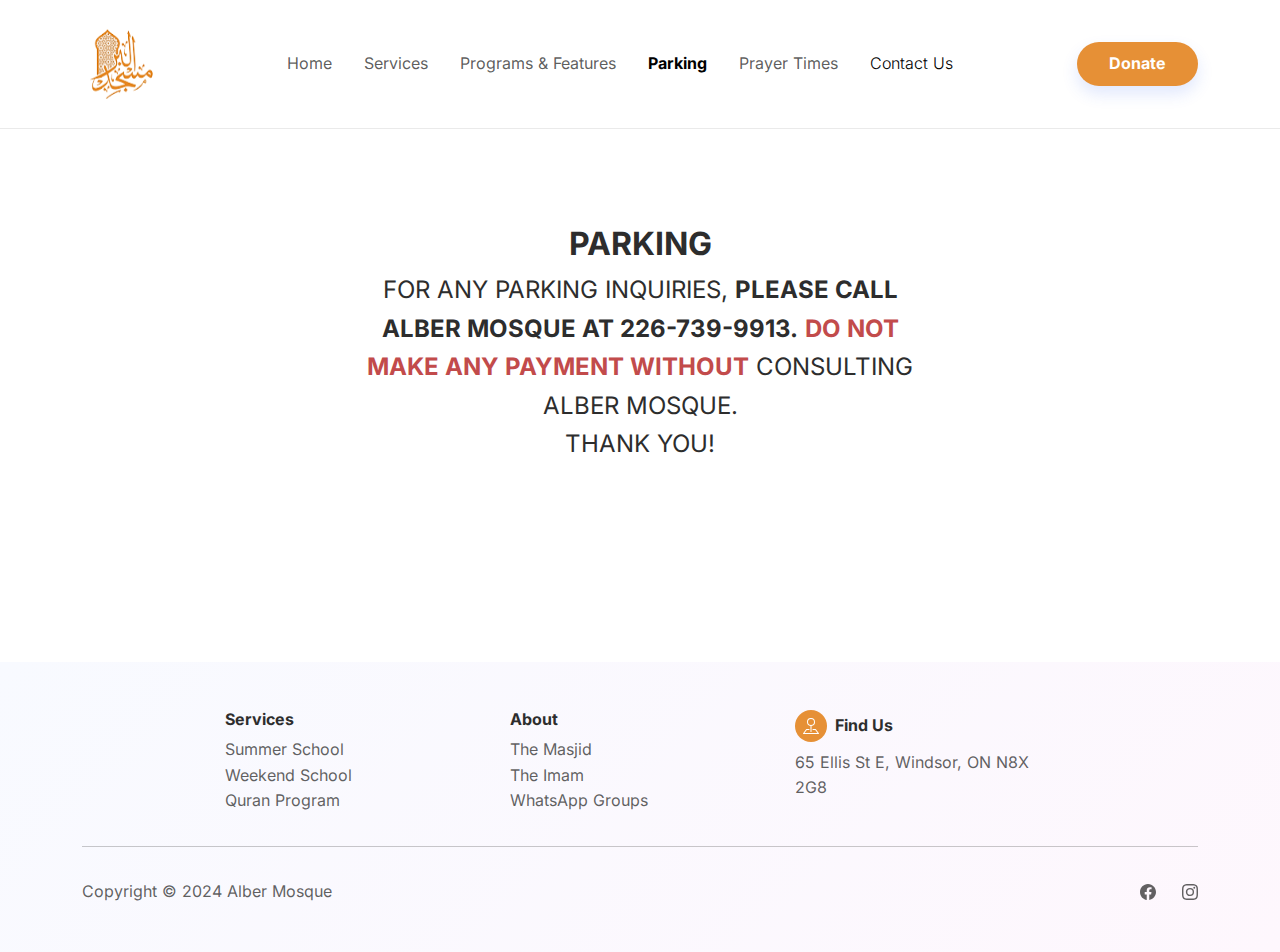
<file: parking.html>
<!DOCTYPE html>
<html data-bs-theme="light" lang="en">

<head>
  <meta charset="utf-8">
  <title>Alber Mosque 2025 </title>
  <meta name="viewport" content="width=device-width, initial-scale=1.0, shrink-to-fit=no">
  <title>Pricing - Brand</title>
  <link rel="icon" type="image/png" sizes="102x83" href="assets/img/Alber%20mosque%20logo%20%201.png">
  <link rel="icon" type="image/avif" sizes="980x502" href="assets/img/wall.avif">
  <link rel="stylesheet" href="assets/bootstrap/css/bootstrap.min.css">
  <link rel="manifest" href="manifest.json" crossorigin="use-credentials">
  <link rel="stylesheet" href="assets/css/styles.min.css">
</head>

<body>
  <!-- Start: Navbar Centered Links -->
  <nav class="navbar navbar-expand-md sticky-top navbar-shrink py-3" id="mainNav">
    <div class="container">
      <img src="assets/img/Alber%20mosque%20logo%20%201.png" width="81" height="70"><span style="font-family:'Raleway';margin:0px;font-size:1.25rem;"><br><br><br></span><button data-bs-toggle="collapse" data-bs-target="#navcol-1" class="navbar-toggler"><span class="visually-hidden">Toggle navigation</span><span class="navbar-toggler-icon"></span></button>
      <div class="collapse navbar-collapse" id="navcol-1">
        <ul class="navbar-nav mx-auto">
          <li class="nav-item"><a class="nav-link" href="./index.html">Home</a></li>
          <li class="nav-item"><a class="nav-link" href="./index.html#Mosque-Services">Services</a></li>
          <li class="nav-item"><a class="nav-link" href="./programs-and-features.html">Programs &amp; Features</a></li>
          <li class="nav-item"><a class="nav-link active" href="./parking.html">Parking</a></li>
          <li class="nav-item"><a class="nav-link" href="./prayerTimes.html" style="color:rgba(0, 0, 0, 0.65);">Prayer Times</a></li>
          <li class="nav-item"><a class="nav-link active" href="./index.html#Mosque-ContactUs"><span style="font-weight:300;">Contact Us</span></a></li>
        </ul><a class="btn btn-primary shadow" role="button" data-bss-hover-animate="pulse" href="https://ca.mohid.co/on/windsor/abm/masjid/online/donation" style="background: rgb(230,144,54);border-style: none;" target="_blank">Donate</a>
      </div>
    </div>
  </nav>
  <section class="py-5">
    <!-- Start: Pricing Duo -->
    <div class="container py-5">
      <div class="row mb-5">
        <div class="col-md-8 col-xl-6 text-center mx-auto">
          <h2 class="fw-bold">PARKING</h2>
          <p class="text-uppercase fs-4 fw-normal fst-normal text-decoration-none lh-base text-center">For any parking inquiries, <strong>please call Alber mosque at 226-739-9913.</strong> <strong><span style="color: rgb(194, 75, 75);">DO NOT MAKE ANY PAYMENT WITHOUT</span></strong><span style="color: rgb(194, 75, 75);"> </span>CONSULTING Alber mosque.<br>tHANK YOU!<br><br></p>
        </div>
      </div>
    </div><!-- End: Pricing Duo -->
  </section><!-- Start: Footer Multi Column -->
  <footer class="bg-primary-gradient">
    <div class="container py-4 py-lg-5">
      <div class="row justify-content-center">
        <!-- Start: Services -->
        <div class="col-sm-4 col-md-3 text-center text-lg-start d-flex flex-column">
          <h3 class="fs-6 fw-bold">Services</h3>
          <ul class="list-unstyled">
            <li><a href="#">Summer School</a></li>
            <li><a href="#">Weekend School</a></li>
            <li><a href="#">Quran Program</a></li>
          </ul>
        </div><!-- End: Services -->
        <!-- Start: About -->
        <div class="col-sm-4 col-md-3 text-center text-lg-start d-flex flex-column">
          <h3 class="fs-6 fw-bold">About</h3>
          <ul class="list-unstyled">
            <li><a href="#">The Masjid</a></li>
            <li><a href="#">The Imam</a></li>
            <li><a href="#">WhatsApp Groups</a></li>
          </ul>
        </div><!-- End: About -->
        <!-- Start: Social Icons -->
        <div class="col-lg-3 text-center text-lg-start d-flex flex-column align-items-center order-first align-items-lg-start order-lg-last">
          <div class="fw-bold d-flex align-items-center mb-2"><span class="bs-icon-sm bs-icon-circle bs-icon-primary d-flex justify-content-center align-items-center bs-icon me-2" style="background: #e69036;"><svg xmlns="http://www.w3.org/2000/svg" width="1em" height="1em" fill="currentColor" viewBox="0 0 16 16" class="bi bi-pin-map">
                <path fill-rule="evenodd" d="M3.1 11.2a.5.5 0 0 1 .4-.2H6a.5.5 0 0 1 0 1H3.75L1.5 15h13l-2.25-3H10a.5.5 0 0 1 0-1h2.5a.5.5 0 0 1 .4.2l3 4a.5.5 0 0 1-.4.8H.5a.5.5 0 0 1-.4-.8z"></path>
                <path fill-rule="evenodd" d="M8 1a3 3 0 1 0 0 6 3 3 0 0 0 0-6M4 4a4 4 0 1 1 4.5 3.969V13.5a.5.5 0 0 1-1 0V7.97A4 4 0 0 1 4 3.999z"></path>
              </svg></span><span>Find Us</span></div>
          <p class="text-muted">65 Ellis St E, Windsor, ON N8X 2G8</p>
        </div><!-- End: Social Icons -->
      </div>
      <hr>
      <div class="text-muted d-flex justify-content-between align-items-center pt-3">
        <p class="mb-0">Copyright © 2024 Alber Mosque</p>
        <ul class="list-inline mb-0">
          <li class="list-inline-item"><svg class="bi bi-facebook" xmlns="http://www.w3.org/2000/svg" width="1em" height="1em" fill="currentColor" viewBox="0 0 16 16">
              <path d="M16 8.049c0-4.446-3.582-8.05-8-8.05C3.58 0-.002 3.603-.002 8.05c0 4.017 2.926 7.347 6.75 7.951v-5.625h-2.03V8.05H6.75V6.275c0-2.017 1.195-3.131 3.022-3.131.876 0 1.791.157 1.791.157v1.98h-1.009c-.993 0-1.303.621-1.303 1.258v1.51h2.218l-.354 2.326H9.25V16c3.824-.604 6.75-3.934 6.75-7.951"></path>
            </svg>
          </li>
          <li class="list-inline-item"></li>
          <li class="list-inline-item"><svg xmlns="http://www.w3.org/2000/svg" width="1em" height="1em" fill="currentColor" viewBox="0 0 16 16" class="bi bi-instagram">
              <path d="M8 0C5.829 0 5.556.01 4.703.048 3.85.088 3.269.222 2.76.42a3.917 3.917 0 0 0-1.417.923A3.927 3.927 0 0 0 .42 2.76C.222 3.268.087 3.85.048 4.7.01 5.555 0 5.827 0 8.001c0 2.172.01 2.444.048 3.297.04.852.174 1.433.372 1.942.205.526.478.972.923 1.417.444.445.89.719 1.416.923.51.198 1.09.333 1.942.372C5.555 15.99 5.827 16 8 16s2.444-.01 3.298-.048c.851-.04 1.434-.174 1.943-.372a3.916 3.916 0 0 0 1.416-.923c.445-.445.718-.891.923-1.417.197-.509.332-1.09.372-1.942C15.99 10.445 16 10.173 16 8s-.01-2.445-.048-3.299c-.04-.851-.175-1.433-.372-1.941a3.926 3.926 0 0 0-.923-1.417A3.911 3.911 0 0 0 13.24.42c-.51-.198-1.092-.333-1.943-.372C10.443.01 10.172 0 7.998 0h.003zm-.717 1.442h.718c2.136 0 2.389.007 3.232.046.78.035 1.204.166 1.486.275.373.145.64.319.92.599.28.28.453.546.598.92.11.281.24.705.275 1.485.039.843.047 1.096.047 3.231s-.008 2.389-.047 3.232c-.035.78-.166 1.203-.275 1.485a2.47 2.47 0 0 1-.599.919c-.28.28-.546.453-.92.598-.28.11-.704.24-1.485.276-.843.038-1.096.047-3.232.047s-2.39-.009-3.233-.047c-.78-.036-1.203-.166-1.485-.276a2.478 2.478 0 0 1-.92-.598 2.48 2.48 0 0 1-.6-.92c-.109-.281-.24-.705-.275-1.485-.038-.843-.046-1.096-.046-3.233 0-2.136.008-2.388.046-3.231.036-.78.166-1.204.276-1.486.145-.373.319-.64.599-.92.28-.28.546-.453.92-.598.282-.11.705-.24 1.485-.276.738-.034 1.024-.044 2.515-.045v.002zm4.988 1.328a.96.96 0 1 0 0 1.92.96.96 0 0 0 0-1.92zm-4.27 1.122a4.109 4.109 0 1 0 0 8.217 4.109 4.109 0 0 0 0-8.217zm0 1.441a2.667 2.667 0 1 1 0 5.334 2.667 2.667 0 0 1 0-5.334"></path>
            </svg></li>
        </ul>
      </div>
    </div>
  </footer><!-- End: Footer Multi Column -->
  <script src="https://cdn.jsdelivr.net/npm/bootstrap@5.3.3/dist/js/bootstrap.bundle.min.js"></script>
  <script src="assets/js/script.min.js"></script>
</body>

</html>
</file>
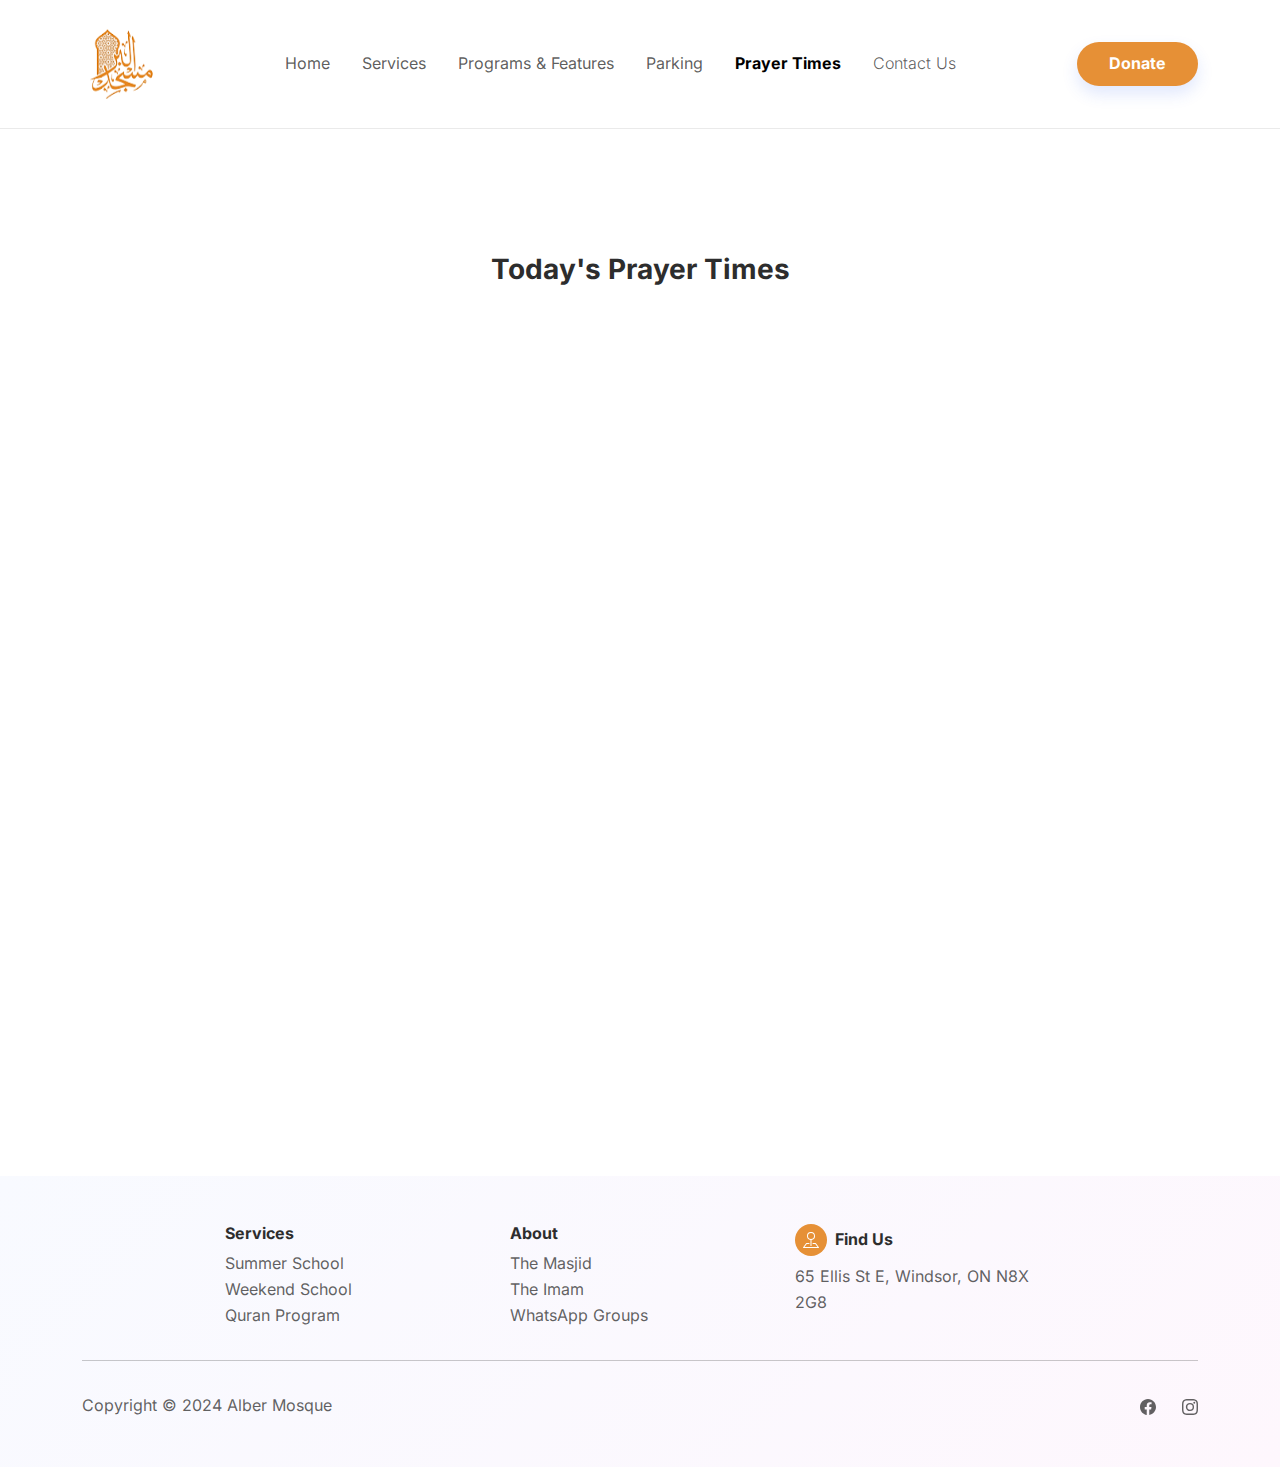
<file: prayerTimes.html>
<!DOCTYPE html>
<html data-bs-theme="light" lang="en">

<head>
  <meta charset="utf-8">
  <title>Alber Mosque 2025 </title>
  <meta name="viewport" content="width=device-width, initial-scale=1.0, shrink-to-fit=no">
  <title>Contacts - Brand</title>
  <link rel="icon" type="image/png" sizes="102x83" href="assets/img/Alber%20mosque%20logo%20%201.png">
  <link rel="icon" type="image/avif" sizes="980x502" href="assets/img/wall.avif">
  <link rel="stylesheet" href="assets/bootstrap/css/bootstrap.min.css">
  <link rel="manifest" href="manifest.json" crossorigin="use-credentials">
  <link rel="stylesheet" href="assets/css/styles.min.css">
</head>

<body>
  <!-- Start: Navbar Centered Links -->
  <nav class="navbar navbar-expand-md sticky-top navbar-shrink py-3" id="mainNav">
    <div class="container">
      <img src="assets/img/Alber%20mosque%20logo%20%201.png" width="81" height="70"><span style="font-family:'Raleway';margin:0px;font-size:1.25rem;"><br><br><br></span><button data-bs-toggle="collapse" data-bs-target="#navcol-1" class="navbar-toggler"><span class="visually-hidden">Toggle navigation</span><span class="navbar-toggler-icon"></span></button>
      <div class="collapse navbar-collapse" id="navcol-1">
        <ul class="navbar-nav mx-auto">
          <li class="nav-item"><a class="nav-link" href="./index.html">Home</a></li>
          <li class="nav-item"><a class="nav-link" href="./index.html#Mosque-Services">Services</a></li>
          <li class="nav-item"><a class="nav-link" href="./programs-and-features.html">Programs &amp; Features</a></li>
          <li class="nav-item"><a class="nav-link" href="./parking.html">Parking</a></li>
          <li class="nav-item"><a class="nav-link active" href="./prayerTimes.html">Prayer Times</a></li>
          <li class=" nav-item"><a class="nav-link" href="./index.html#Mosque-ContactUs"><span style="font-weight:300;">Contact Us</span></a></li>
        </ul><a class="btn btn-primary shadow" role="button" data-bss-hover-animate="pulse" href="https://ca.mohid.co/on/windsor/abm/masjid/online/donation" style="background: rgb(230,144,54);border-style: none;" target="_blank">Donate</a>
      </div>
    </div>
  </nav>
  <section class="py-5">
    <div class="container py-5">
      <div class="row d-flex justify-content-center">
        <div class="col-md-6 col-xl-4">
          <div>
            <div>
              <section></section>
              <h5 class="fw-bold"></h5>
              <p class="text-muted mb-4"></p>
            </div>
          </div>
        </div>
        <div class="container py-1">
          <div class="row mb-4 text-center">
            <div class="col-12">
              <h3 class="fw-bold">Today's Prayer Times</h3>
            </div>
          </div>
          <div class="row row-cols-1 row-cols-md-2 g-4">
            <!-- Column 1 -->
            <div class="col text-center">
              <iframe src="https://codingxllama.github.io/AlberrPrayerTimes/" width="100%" height="750" style="border:none;overflow:hidden" scrolling="no" frameborder="0" allowTransparency="true">
              </iframe>
            </div>
            <!-- Column 2 -->
            <iframe src="https://drive.google.com/file/d/1pUbhHROhNhFCgcr_RtJyylg265D7PVtV/preview" width="100%" height="600" style="border:none;overflow:hidden" scrolling="no" frameborder="0" allowTransparency="true">
            </iframe>
          </div>
        </div>
      </div>
    </div>
  </section><!-- Start: Footer Multi Column -->
  <footer class="bg-primary-gradient">
    <div class="container py-4 py-lg-5">
      <div class="row justify-content-center">
        <!-- Start: Services -->
        <div class="col-sm-4 col-md-3 text-center text-lg-start d-flex flex-column">
          <h3 class="fs-6 fw-bold">Services</h3>
          <ul class="list-unstyled">
            <li><a href="#">Summer School</a></li>
            <li><a href="#">Weekend School</a></li>
            <li><a href="#">Quran Program</a></li>
          </ul>
        </div><!-- End: Services -->
        <!-- Start: About -->
        <div class="col-sm-4 col-md-3 text-center text-lg-start d-flex flex-column">
          <h3 class="fs-6 fw-bold">About</h3>
          <ul class="list-unstyled">
            <li><a href="#">The Masjid</a></li>
            <li><a href="#">The Imam</a></li>
            <li><a href="#">WhatsApp Groups</a></li>
          </ul>
        </div><!-- End: About -->
        <!-- Start: Social Icons -->
        <div class="col-lg-3 text-center text-lg-start d-flex flex-column align-items-center order-first align-items-lg-start order-lg-last">
          <div class="fw-bold d-flex align-items-center mb-2"><span class="bs-icon-sm bs-icon-circle bs-icon-primary d-flex justify-content-center align-items-center bs-icon me-2" style="background: #e69036;"><svg xmlns="http://www.w3.org/2000/svg" width="1em" height="1em" fill="currentColor" viewBox="0 0 16 16" class="bi bi-pin-map">
                <path fill-rule="evenodd" d="M3.1 11.2a.5.5 0 0 1 .4-.2H6a.5.5 0 0 1 0 1H3.75L1.5 15h13l-2.25-3H10a.5.5 0 0 1 0-1h2.5a.5.5 0 0 1 .4.2l3 4a.5.5 0 0 1-.4.8H.5a.5.5 0 0 1-.4-.8z"></path>
                <path fill-rule="evenodd" d="M8 1a3 3 0 1 0 0 6 3 3 0 0 0 0-6M4 4a4 4 0 1 1 4.5 3.969V13.5a.5.5 0 0 1-1 0V7.97A4 4 0 0 1 4 3.999z"></path>
              </svg></span><span>Find Us</span></div>
          <p class="text-muted">65 Ellis St E, Windsor, ON N8X 2G8</p>
        </div><!-- End: Social Icons -->
      </div>
      <hr>
      <div class="text-muted d-flex justify-content-between align-items-center pt-3">
        <p class="mb-0">Copyright © 2024 Alber Mosque</p>
        <ul class="list-inline mb-0">
          <li class="list-inline-item"><svg class="bi bi-facebook" xmlns="http://www.w3.org/2000/svg" width="1em" height="1em" fill="currentColor" viewBox="0 0 16 16">
              <path d="M16 8.049c0-4.446-3.582-8.05-8-8.05C3.58 0-.002 3.603-.002 8.05c0 4.017 2.926 7.347 6.75 7.951v-5.625h-2.03V8.05H6.75V6.275c0-2.017 1.195-3.131 3.022-3.131.876 0 1.791.157 1.791.157v1.98h-1.009c-.993 0-1.303.621-1.303 1.258v1.51h2.218l-.354 2.326H9.25V16c3.824-.604 6.75-3.934 6.75-7.951"></path>
            </svg>
          </li>
          <li class="list-inline-item"></li>
          <li class="list-inline-item"><svg xmlns="http://www.w3.org/2000/svg" width="1em" height="1em" fill="currentColor" viewBox="0 0 16 16" class="bi bi-instagram">
              <path d="M8 0C5.829 0 5.556.01 4.703.048 3.85.088 3.269.222 2.76.42a3.917 3.917 0 0 0-1.417.923A3.927 3.927 0 0 0 .42 2.76C.222 3.268.087 3.85.048 4.7.01 5.555 0 5.827 0 8.001c0 2.172.01 2.444.048 3.297.04.852.174 1.433.372 1.942.205.526.478.972.923 1.417.444.445.89.719 1.416.923.51.198 1.09.333 1.942.372C5.555 15.99 5.827 16 8 16s2.444-.01 3.298-.048c.851-.04 1.434-.174 1.943-.372a3.916 3.916 0 0 0 1.416-.923c.445-.445.718-.891.923-1.417.197-.509.332-1.09.372-1.942C15.99 10.445 16 10.173 16 8s-.01-2.445-.048-3.299c-.04-.851-.175-1.433-.372-1.941a3.926 3.926 0 0 0-.923-1.417A3.911 3.911 0 0 0 13.24.42c-.51-.198-1.092-.333-1.943-.372C10.443.01 10.172 0 7.998 0h.003zm-.717 1.442h.718c2.136 0 2.389.007 3.232.046.78.035 1.204.166 1.486.275.373.145.64.319.92.599.28.28.453.546.598.92.11.281.24.705.275 1.485.039.843.047 1.096.047 3.231s-.008 2.389-.047 3.232c-.035.78-.166 1.203-.275 1.485a2.47 2.47 0 0 1-.599.919c-.28.28-.546.453-.92.598-.28.11-.704.24-1.485.276-.843.038-1.096.047-3.232.047s-2.39-.009-3.233-.047c-.78-.036-1.203-.166-1.485-.276a2.478 2.478 0 0 1-.92-.598 2.48 2.48 0 0 1-.6-.92c-.109-.281-.24-.705-.275-1.485-.038-.843-.046-1.096-.046-3.233 0-2.136.008-2.388.046-3.231.036-.78.166-1.204.276-1.486.145-.373.319-.64.599-.92.28-.28.546-.453.92-.598.282-.11.705-.24 1.485-.276.738-.034 1.024-.044 2.515-.045v.002zm4.988 1.328a.96.96 0 1 0 0 1.92.96.96 0 0 0 0-1.92zm-4.27 1.122a4.109 4.109 0 1 0 0 8.217 4.109 4.109 0 0 0 0-8.217zm0 1.441a2.667 2.667 0 1 1 0 5.334 2.667 2.667 0 0 1 0-5.334"></path>
            </svg></li>
        </ul>
      </div>
    </div>
  </footer><!-- End: Footer Multi Column -->
  <script src="https://cdn.jsdelivr.net/npm/bootstrap@5.3.3/dist/js/bootstrap.bundle.min.js"></script>
  <script src="assets/js/script.min.js"></script>
</body>

</html>
</file>
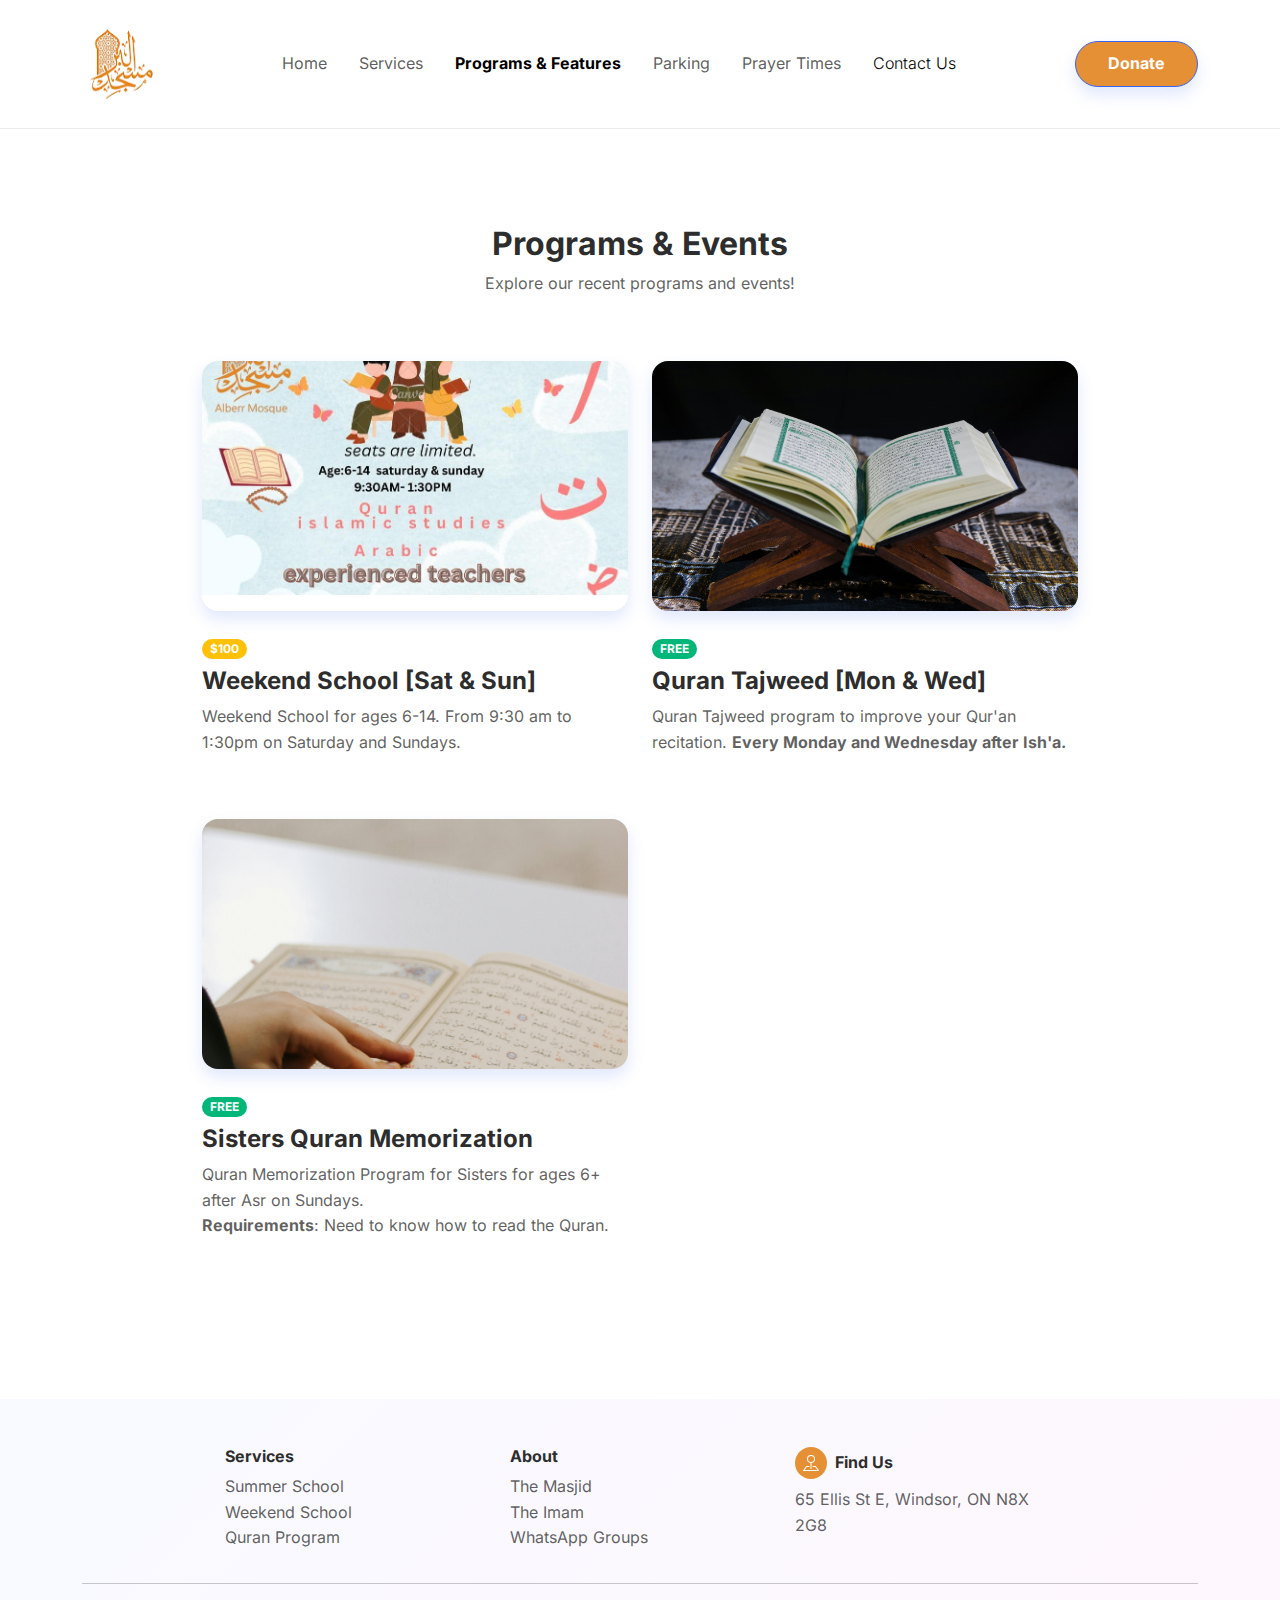
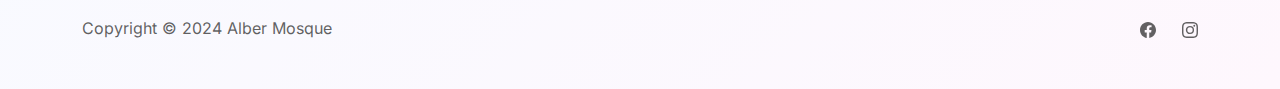
<file: programs&features.html>
<!DOCTYPE html>
<html data-bs-theme="light" lang="en">

<head>
  <meta charset="utf-8">
  <title>Alber Mosque 2025 </title>
  <meta name="viewport" content="width=device-width, initial-scale=1.0, shrink-to-fit=no">
  <title>Projects - Brand</title>
  <link rel="icon" type="image/png" sizes="102x83" href="assets/img/Alber%20mosque%20logo%20%201.png">
  <link rel="icon" type="image/avif" sizes="980x502" href="assets/img/wall.avif">
  <link rel="stylesheet" href="assets/bootstrap/css/bootstrap.min.css">
  <link rel="manifest" href="manifest.json" crossorigin="use-credentials">
  <link rel="stylesheet" href="assets/css/styles.min.css">
</head>

<body>
  <!-- Start: Navbar Centered Links -->
  <nav class="navbar navbar-expand-md sticky-top navbar-shrink py-3" id="mainNav">
    <div class="container"><img src="assets/img/Alber%20mosque%20logo%20%201.png" width="81" height="70"><span style="font-family: 'Raleway';margin: 0px;font-size: 1.25rem;"><br><br><br></span><button data-bs-toggle="collapse" class="navbar-toggler" data-bs-target="#navcol-1"><span class="visually-hidden">Toggle navigation</span><span class="navbar-toggler-icon"></span></button>
      <div class="collapse navbar-collapse" id="navcol-1">
        <ul class="navbar-nav mx-auto">
          <li class="nav-item"><a class="nav-link" href="/index.html">Home</a></li>
          <li class="nav-item"><a class="nav-link" href="index.html#Mosque-Services">Services</a></li>
          <li class="nav-item"><a class="nav-link active" href="/programs&amp;features.html">Programs &amp; Features</a></li>
          <li class="nav-item"><a class="nav-link" href="/parking.html">Parking</a></li>
          <li class="nav-item"><a class="nav-link" href="/prayerTimes.html" style="color: rgba(0, 0, 0, 0.65);">Prayer Times</a></li>
          <li class="nav-item"><a class="nav-link active" href="index.html#Mosque-ContactUs"><span style="font-weight:300!important;">Contact Us</span></a></li>
        </ul><a class="btn btn-primary shadow" role="button" href="https://ca.mohid.co/on/windsor/abm/masjid/online/donation" target="_blank" style="background: rgb(230,144,54);">Donate</a>
      </div>
    </div>
  </nav><!-- End: Navbar Centered Links -->
  <section class="py-5">
    <!-- Start: Projects Grid -->
    <div class="container py-5">
      <div class="row mb-5">
        <div class="col-md-8 col-xl-6 text-center mx-auto">
          <h2 class="fw-bold">Programs &amp; Events</h2>
          <p class="text-muted">Explore our recent programs and events!</p>
        </div>
      </div>
      <div class="row row-cols-1 row-cols-md-2 mx-auto" style="max-width: 900px;">
        <div class="col mb-4">
          <div><a href="#"><img class="rounded img-fluid shadow w-100 fit-cover ps-0 ms-0 mb-0 pb-3" src="assets/img/products/summerSchool_1_crop.jpg" style="height: 250px;" width="426" height="250"></a>
            <div class="py-4"><span class="badge bg-warning mb-2">$100</span>
              <h4 class="fw-bold">Weekend School [Sat &amp; Sun]</h4>
              <p class="text-muted">Weekend School for ages 6-14. From 9:30 am to 1:30pm on Saturday and Sundays.</p>
            </div>
          </div>
        </div>
        <div class="col mb-4">
          <div><a href="#"><img class="rounded img-fluid shadow w-100 fit-cover" src="assets/img/products/pexels-gr-stocks-1716147-8522578.jpg" style="height: 250px;"></a>
            <div class="py-4"><span class="badge  mb-2" style="background: var(--bs-success);">FREE</span>
              <h4 class="fw-bold">Quran Tajweed [Mon &amp; Wed]</h4>
              <p class="text-muted">Quran Tajweed program to improve your Qur'an recitation. <strong>Every Monday and Wednesday after Ish'a.</strong></p>
            </div>
          </div>
        </div>
        <div class="col mb-4">
          <div><a href="#"><img class="rounded img-fluid shadow w-100 fit-cover" src="assets/img/products/pexels-beyza-yalcin-153182170-20593096.jpg" style="height: 250px;"></a>
            <div class="py-4"><span class="badge  mb-2" style="background: var(--bs-success);">FREE</span>
              <h4 class="fw-bold">Sisters Quran Memorization&nbsp;</h4>
              <p class="text-muted">Quran Memorization Program for Sisters for ages 6+ after Asr on Sundays.<br><strong>Requirements</strong>: Need to know how to read the Quran.</p>
            </div>
          </div>
        </div>
      </div>
    </div><!-- End: Projects Grid -->
  </section><!-- Start: Footer Multi Column -->
  <footer class="bg-primary-gradient">
    <div class="container py-4 py-lg-5">
      <div class="row justify-content-center">
        <!-- Start: Services -->
        <div class="col-sm-4 col-md-3 text-center text-lg-start d-flex flex-column">
          <h3 class="fs-6 fw-bold">Services</h3>
          <ul class="list-unstyled">
            <li><a href="#">Summer School</a></li>
            <li><a href="#">Weekend School</a></li>
            <li><a href="#">Quran Program</a></li>
          </ul>
        </div><!-- End: Services -->
        <!-- Start: About -->
        <div class="col-sm-4 col-md-3 text-center text-lg-start d-flex flex-column">
          <h3 class="fs-6 fw-bold">About</h3>
          <ul class="list-unstyled">
            <li><a href="#">The Masjid</a></li>
            <li><a href="#">The Imam</a></li>
            <li><a href="#">WhatsApp Groups</a></li>
          </ul>
        </div><!-- End: About -->
        <!-- Start: Social Icons -->
        <div class="col-lg-3 text-center text-lg-start d-flex flex-column align-items-center order-first align-items-lg-start order-lg-last">
          <div class="fw-bold d-flex align-items-center mb-2"><span class="bs-icon-sm bs-icon-circle bs-icon-primary d-flex justify-content-center align-items-center bs-icon me-2" style="background: #e69036;"><svg xmlns="http://www.w3.org/2000/svg" width="1em" height="1em" fill="currentColor" viewBox="0 0 16 16" class="bi bi-pin-map">
                <path fill-rule="evenodd" d="M3.1 11.2a.5.5 0 0 1 .4-.2H6a.5.5 0 0 1 0 1H3.75L1.5 15h13l-2.25-3H10a.5.5 0 0 1 0-1h2.5a.5.5 0 0 1 .4.2l3 4a.5.5 0 0 1-.4.8H.5a.5.5 0 0 1-.4-.8z"></path>
                <path fill-rule="evenodd" d="M8 1a3 3 0 1 0 0 6 3 3 0 0 0 0-6M4 4a4 4 0 1 1 4.5 3.969V13.5a.5.5 0 0 1-1 0V7.97A4 4 0 0 1 4 3.999z"></path>
              </svg></span><span>Find Us</span></div>
          <p class="text-muted">65 Ellis St E, Windsor, ON N8X 2G8</p>
        </div><!-- End: Social Icons -->
      </div>
      <hr>
      <div class="text-muted d-flex justify-content-between align-items-center pt-3">
        <p class="mb-0">Copyright © 2024 Alber Mosque</p>
        <ul class="list-inline mb-0">
          <li class="list-inline-item"><svg class="bi bi-facebook" xmlns="http://www.w3.org/2000/svg" width="1em" height="1em" fill="currentColor" viewBox="0 0 16 16">
              <path d="M16 8.049c0-4.446-3.582-8.05-8-8.05C3.58 0-.002 3.603-.002 8.05c0 4.017 2.926 7.347 6.75 7.951v-5.625h-2.03V8.05H6.75V6.275c0-2.017 1.195-3.131 3.022-3.131.876 0 1.791.157 1.791.157v1.98h-1.009c-.993 0-1.303.621-1.303 1.258v1.51h2.218l-.354 2.326H9.25V16c3.824-.604 6.75-3.934 6.75-7.951"></path>
            </svg>
          </li>
          <li class="list-inline-item"></li>
          <li class="list-inline-item"><svg xmlns="http://www.w3.org/2000/svg" width="1em" height="1em" fill="currentColor" viewBox="0 0 16 16" class="bi bi-instagram">
              <path d="M8 0C5.829 0 5.556.01 4.703.048 3.85.088 3.269.222 2.76.42a3.917 3.917 0 0 0-1.417.923A3.927 3.927 0 0 0 .42 2.76C.222 3.268.087 3.85.048 4.7.01 5.555 0 5.827 0 8.001c0 2.172.01 2.444.048 3.297.04.852.174 1.433.372 1.942.205.526.478.972.923 1.417.444.445.89.719 1.416.923.51.198 1.09.333 1.942.372C5.555 15.99 5.827 16 8 16s2.444-.01 3.298-.048c.851-.04 1.434-.174 1.943-.372a3.916 3.916 0 0 0 1.416-.923c.445-.445.718-.891.923-1.417.197-.509.332-1.09.372-1.942C15.99 10.445 16 10.173 16 8s-.01-2.445-.048-3.299c-.04-.851-.175-1.433-.372-1.941a3.926 3.926 0 0 0-.923-1.417A3.911 3.911 0 0 0 13.24.42c-.51-.198-1.092-.333-1.943-.372C10.443.01 10.172 0 7.998 0h.003zm-.717 1.442h.718c2.136 0 2.389.007 3.232.046.78.035 1.204.166 1.486.275.373.145.64.319.92.599.28.28.453.546.598.92.11.281.24.705.275 1.485.039.843.047 1.096.047 3.231s-.008 2.389-.047 3.232c-.035.78-.166 1.203-.275 1.485a2.47 2.47 0 0 1-.599.919c-.28.28-.546.453-.92.598-.28.11-.704.24-1.485.276-.843.038-1.096.047-3.232.047s-2.39-.009-3.233-.047c-.78-.036-1.203-.166-1.485-.276a2.478 2.478 0 0 1-.92-.598 2.48 2.48 0 0 1-.6-.92c-.109-.281-.24-.705-.275-1.485-.038-.843-.046-1.096-.046-3.233 0-2.136.008-2.388.046-3.231.036-.78.166-1.204.276-1.486.145-.373.319-.64.599-.92.28-.28.546-.453.92-.598.282-.11.705-.24 1.485-.276.738-.034 1.024-.044 2.515-.045v.002zm4.988 1.328a.96.96 0 1 0 0 1.92.96.96 0 0 0 0-1.92zm-4.27 1.122a4.109 4.109 0 1 0 0 8.217 4.109 4.109 0 0 0 0-8.217zm0 1.441a2.667 2.667 0 1 1 0 5.334 2.667 2.667 0 0 1 0-5.334"></path>
            </svg></li>
        </ul>
      </div>
    </div>
  </footer><!-- End: Footer Multi Column -->
  <script src="https://cdn.jsdelivr.net/npm/bootstrap@5.3.3/dist/js/bootstrap.bundle.min.js"></script>
  <script src="assets/js/script.min.js"></script>
</body>

</html>
</file>
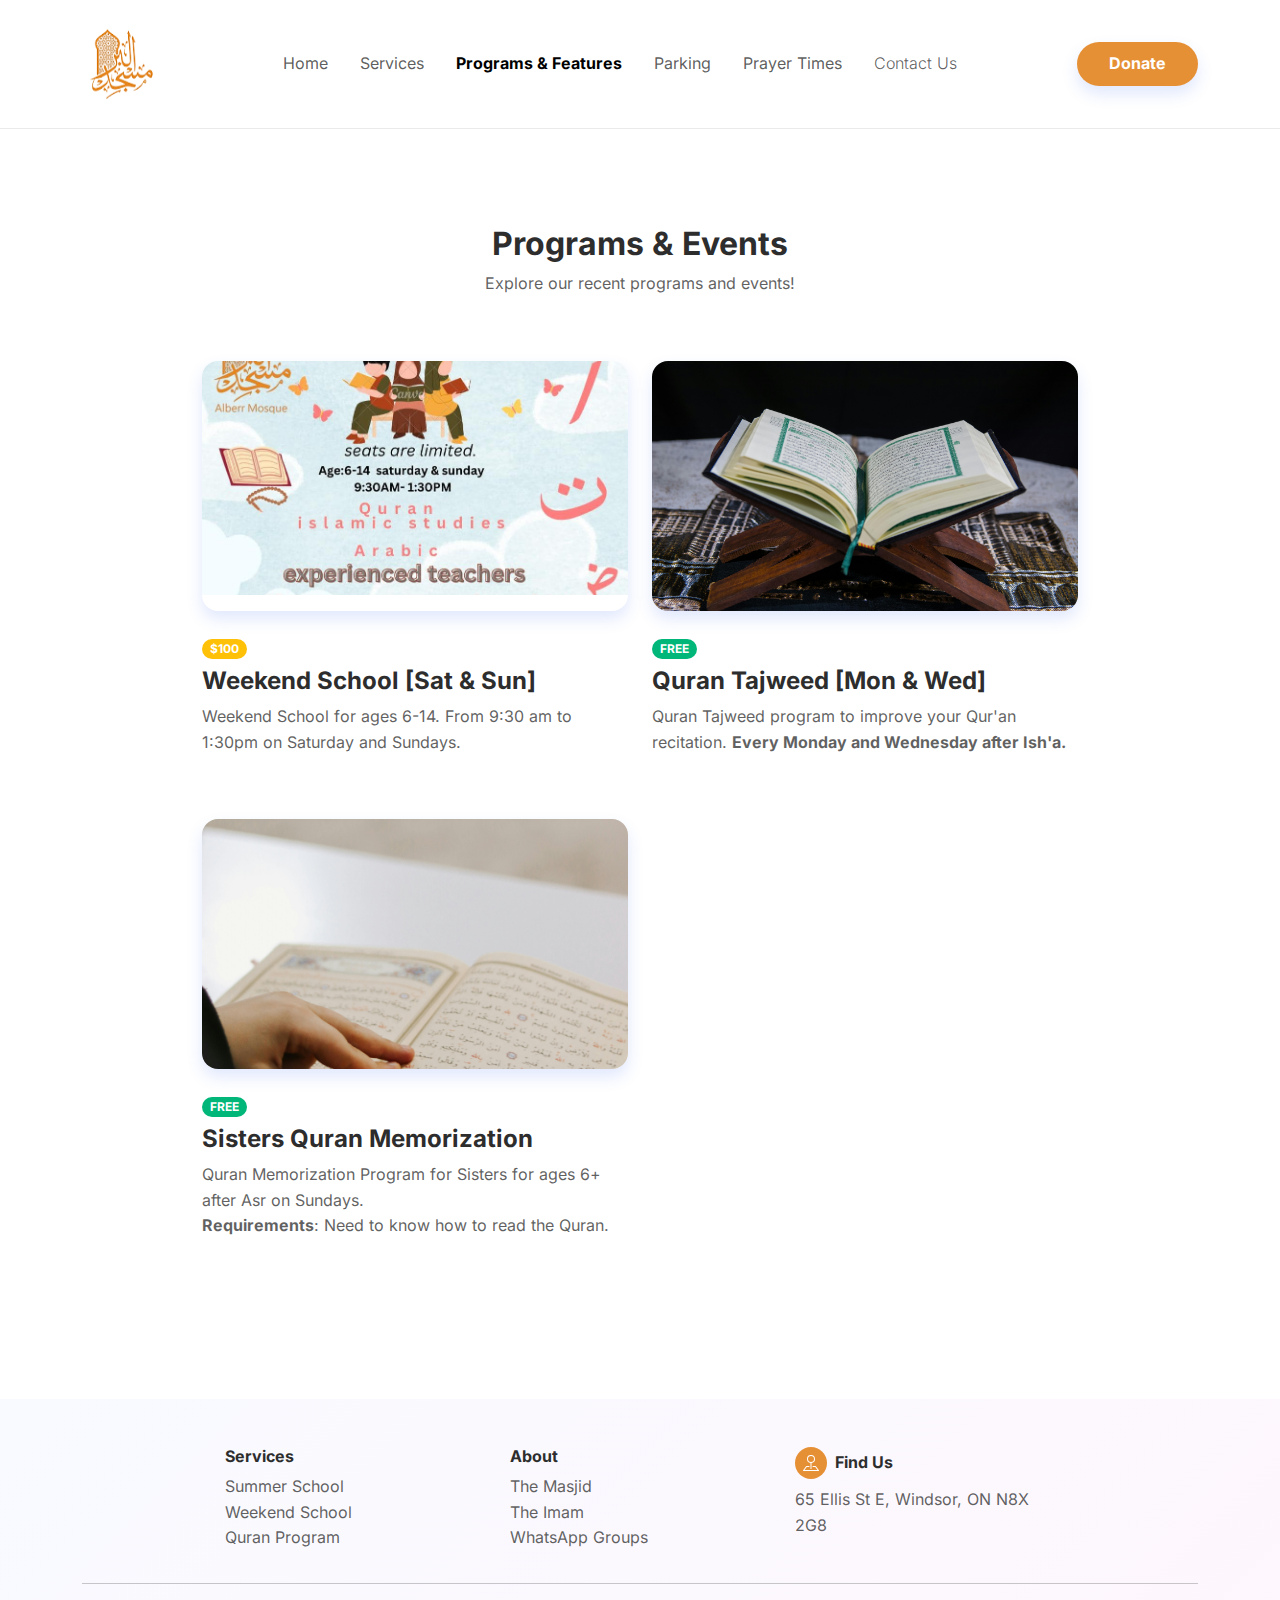
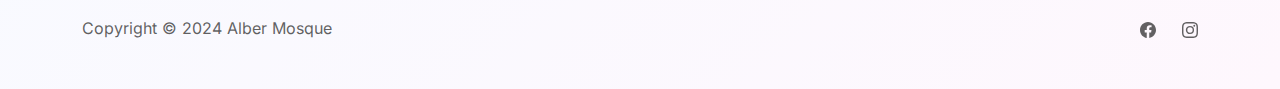
<file: programs-and-features.html>
<!DOCTYPE html>
<html data-bs-theme="light" lang="en">

<head>
  <meta charset="utf-8">
  <title>Alber Mosque 2025 </title>
  <meta name="viewport" content="width=device-width, initial-scale=1.0, shrink-to-fit=no">
  <title>Projects - Brand</title>
  <link rel="icon" type="image/png" sizes="102x83" href="assets/img/Alber%20mosque%20logo%20%201.png">
  <link rel="icon" type="image/avif" sizes="980x502" href="assets/img/wall.avif">
  <link rel="stylesheet" href="assets/bootstrap/css/bootstrap.min.css">
  <link rel="manifest" href="manifest.json" crossorigin="use-credentials">
  <link rel="stylesheet" href="assets/css/styles.min.css">
</head>

<body>
  <nav class="navbar navbar-expand-md sticky-top navbar-shrink py-3" id="mainNav">
    <div class="container">
      <img src="assets/img/Alber%20mosque%20logo%20%201.png" width="81" height="70"><span style="font-family:'Raleway';margin:0px;font-size:1.25rem;"><br><br><br></span><button data-bs-toggle="collapse" data-bs-target="#navcol-1" class="navbar-toggler"><span class="visually-hidden">Toggle navigation</span><span class="navbar-toggler-icon"></span></button>
      <div class="collapse navbar-collapse" id="navcol-1">
        <ul class="navbar-nav mx-auto">
          <li class="nav-item"><a class="nav-link" href="./index.html">Home</a></li>
          <li class="nav-item"><a class="nav-link" href="./index.html#Mosque-Services">Services</a></li>
          <li class="nav-item"><a class="nav-link active" href="./programs-and-features.html">Programs & Features</a></li>
          <li class="nav-item"><a class="nav-link" href="./parking.html">Parking</a></li>
          <li class="nav-item"><a class="nav-link" href="./prayerTimes.html" style="color:rgba(0, 0, 0, 0.65);">Prayer Times</a></li>
          <li class="nav-item"><a class="nav-link" href="./index.html#Mosque-ContactUs"><span style="font-weight:300;">Contact Us</span></a></li>
        </ul><a class="btn btn-primary shadow" role="button" data-bss-hover-animate="pulse" href="https://ca.mohid.co/on/windsor/abm/masjid/online/donation" style="background: rgb(230,144,54);border-style: none;" target="_blank">Donate</a>
      </div>
    </div>
  </nav>
  <section class="py-5">
    <!-- Start: Projects Grid -->
    <div class="container py-5">
      <div class="row mb-5">
        <div class="col-md-8 col-xl-6 text-center mx-auto">
          <h2 class="fw-bold">Programs &amp; Events</h2>
          <p class="text-muted">Explore our recent programs and events!</p>
        </div>
      </div>
      <div class="row row-cols-1 row-cols-md-2 mx-auto" style="max-width: 900px;">
        <div class="col mb-4">
          <div><a href="#"><img class="rounded img-fluid shadow w-100 fit-cover ps-0 ms-0 mb-0 pb-3" src="assets/img/products/summerSchool_1_crop.jpg" style="height: 250px;" width="426" height="250"></a>
            <div class="py-4"><span class="badge bg-warning mb-2">$100</span>
              <h4 class="fw-bold">Weekend School [Sat &amp; Sun]</h4>
              <p class="text-muted">Weekend School for ages 6-14. From 9:30 am to 1:30pm on Saturday and Sundays.</p>
            </div>
          </div>
        </div>
        <div class="col mb-4">
          <div><a href="#"><img class="rounded img-fluid shadow w-100 fit-cover" src="assets/img/products/pexels-gr-stocks-1716147-8522578.jpg" style="height: 250px;"></a>
            <div class="py-4"><span class="badge  mb-2" style="background: var(--bs-success);">FREE</span>
              <h4 class="fw-bold">Quran Tajweed [Mon &amp; Wed]</h4>
              <p class="text-muted">Quran Tajweed program to improve your Qur'an recitation. <strong>Every Monday and Wednesday after Ish'a.</strong></p>
            </div>
          </div>
        </div>
        <div class="col mb-4">
          <div><a href="#"><img class="rounded img-fluid shadow w-100 fit-cover" src="assets/img/products/pexels-beyza-yalcin-153182170-20593096.jpg" style="height: 250px;"></a>
            <div class="py-4"><span class="badge  mb-2" style="background: var(--bs-success);">FREE</span>
              <h4 class="fw-bold">Sisters Quran Memorization&nbsp;</h4>
              <p class="text-muted">Quran Memorization Program for Sisters for ages 6+ after Asr on Sundays.<br><strong>Requirements</strong>: Need to know how to read the Quran.</p>
            </div>
          </div>
        </div>
      </div>
    </div><!-- End: Projects Grid -->
  </section><!-- Start: Footer Multi Column -->
  <footer class="bg-primary-gradient">
    <div class="container py-4 py-lg-5">
      <div class="row justify-content-center">
        <!-- Start: Services -->
        <div class="col-sm-4 col-md-3 text-center text-lg-start d-flex flex-column">
          <h3 class="fs-6 fw-bold">Services</h3>
          <ul class="list-unstyled">
            <li><a href="#">Summer School</a></li>
            <li><a href="#">Weekend School</a></li>
            <li><a href="#">Quran Program</a></li>
          </ul>
        </div><!-- End: Services -->
        <!-- Start: About -->
        <div class="col-sm-4 col-md-3 text-center text-lg-start d-flex flex-column">
          <h3 class="fs-6 fw-bold">About</h3>
          <ul class="list-unstyled">
            <li><a href="#">The Masjid</a></li>
            <li><a href="#">The Imam</a></li>
            <li><a href="#">WhatsApp Groups</a></li>
          </ul>
        </div><!-- End: About -->
        <!-- Start: Social Icons -->
        <div class="col-lg-3 text-center text-lg-start d-flex flex-column align-items-center order-first align-items-lg-start order-lg-last">
          <div class="fw-bold d-flex align-items-center mb-2"><span class="bs-icon-sm bs-icon-circle bs-icon-primary d-flex justify-content-center align-items-center bs-icon me-2" style="background: #e69036;"><svg xmlns="http://www.w3.org/2000/svg" width="1em" height="1em" fill="currentColor" viewBox="0 0 16 16" class="bi bi-pin-map">
                <path fill-rule="evenodd" d="M3.1 11.2a.5.5 0 0 1 .4-.2H6a.5.5 0 0 1 0 1H3.75L1.5 15h13l-2.25-3H10a.5.5 0 0 1 0-1h2.5a.5.5 0 0 1 .4.2l3 4a.5.5 0 0 1-.4.8H.5a.5.5 0 0 1-.4-.8z"></path>
                <path fill-rule="evenodd" d="M8 1a3 3 0 1 0 0 6 3 3 0 0 0 0-6M4 4a4 4 0 1 1 4.5 3.969V13.5a.5.5 0 0 1-1 0V7.97A4 4 0 0 1 4 3.999z"></path>
              </svg></span><span>Find Us</span></div>
          <p class="text-muted">65 Ellis St E, Windsor, ON N8X 2G8</p>
        </div><!-- End: Social Icons -->
      </div>
      <hr>
      <div class="text-muted d-flex justify-content-between align-items-center pt-3">
        <p class="mb-0">Copyright © 2024 Alber Mosque</p>
        <ul class="list-inline mb-0">
          <li class="list-inline-item"><svg class="bi bi-facebook" xmlns="http://www.w3.org/2000/svg" width="1em" height="1em" fill="currentColor" viewBox="0 0 16 16">
              <path d="M16 8.049c0-4.446-3.582-8.05-8-8.05C3.58 0-.002 3.603-.002 8.05c0 4.017 2.926 7.347 6.75 7.951v-5.625h-2.03V8.05H6.75V6.275c0-2.017 1.195-3.131 3.022-3.131.876 0 1.791.157 1.791.157v1.98h-1.009c-.993 0-1.303.621-1.303 1.258v1.51h2.218l-.354 2.326H9.25V16c3.824-.604 6.75-3.934 6.75-7.951"></path>
            </svg>
          </li>
          <li class="list-inline-item"></li>
          <li class="list-inline-item"><svg xmlns="http://www.w3.org/2000/svg" width="1em" height="1em" fill="currentColor" viewBox="0 0 16 16" class="bi bi-instagram">
              <path d="M8 0C5.829 0 5.556.01 4.703.048 3.85.088 3.269.222 2.76.42a3.917 3.917 0 0 0-1.417.923A3.927 3.927 0 0 0 .42 2.76C.222 3.268.087 3.85.048 4.7.01 5.555 0 5.827 0 8.001c0 2.172.01 2.444.048 3.297.04.852.174 1.433.372 1.942.205.526.478.972.923 1.417.444.445.89.719 1.416.923.51.198 1.09.333 1.942.372C5.555 15.99 5.827 16 8 16s2.444-.01 3.298-.048c.851-.04 1.434-.174 1.943-.372a3.916 3.916 0 0 0 1.416-.923c.445-.445.718-.891.923-1.417.197-.509.332-1.09.372-1.942C15.99 10.445 16 10.173 16 8s-.01-2.445-.048-3.299c-.04-.851-.175-1.433-.372-1.941a3.926 3.926 0 0 0-.923-1.417A3.911 3.911 0 0 0 13.24.42c-.51-.198-1.092-.333-1.943-.372C10.443.01 10.172 0 7.998 0h.003zm-.717 1.442h.718c2.136 0 2.389.007 3.232.046.78.035 1.204.166 1.486.275.373.145.64.319.92.599.28.28.453.546.598.92.11.281.24.705.275 1.485.039.843.047 1.096.047 3.231s-.008 2.389-.047 3.232c-.035.78-.166 1.203-.275 1.485a2.47 2.47 0 0 1-.599.919c-.28.28-.546.453-.92.598-.28.11-.704.24-1.485.276-.843.038-1.096.047-3.232.047s-2.39-.009-3.233-.047c-.78-.036-1.203-.166-1.485-.276a2.478 2.478 0 0 1-.92-.598 2.48 2.48 0 0 1-.6-.92c-.109-.281-.24-.705-.275-1.485-.038-.843-.046-1.096-.046-3.233 0-2.136.008-2.388.046-3.231.036-.78.166-1.204.276-1.486.145-.373.319-.64.599-.92.28-.28.546-.453.92-.598.282-.11.705-.24 1.485-.276.738-.034 1.024-.044 2.515-.045v.002zm4.988 1.328a.96.96 0 1 0 0 1.92.96.96 0 0 0 0-1.92zm-4.27 1.122a4.109 4.109 0 1 0 0 8.217 4.109 4.109 0 0 0 0-8.217zm0 1.441a2.667 2.667 0 1 1 0 5.334 2.667 2.667 0 0 1 0-5.334"></path>
            </svg></li>
        </ul>
      </div>
    </div>
  </footer><!-- End: Footer Multi Column -->
  <script src="https://cdn.jsdelivr.net/npm/bootstrap@5.3.3/dist/js/bootstrap.bundle.min.js"></script>
  <script src="assets/js/script.min.js"></script>
</body>

</html>
</file>
<file: assets/css/styles.min.css>
@font-face {
  font-family: Inter;
  src: url(../../assets/fonts/Inter-501638185f142ea970e06ff6a896cf44.woff2) format("woff2");
  font-weight: 300;
  font-style: italic;
  font-display: swap;
  unicode-range: U+0460-052F, U+1C80-1C8A, U+20B4, U+2DE0-2DFF, U+A640-A69F, U+FE2E-FE2F;
}
@font-face {
  font-family: Inter;
  src: url(../../assets/fonts/Inter-d845be6713e4acd3766e1f8f6418c97e.woff2) format("woff2");
  font-weight: 300;
  font-style: italic;
  font-display: swap;
  unicode-range: U+0301, U+0400-045F, U+0490-0491, U+04B0-04B1, U+2116;
}
@font-face {
  font-family: Inter;
  src: url(../../assets/fonts/Inter-8d07e5f373f5bb3603b3e139f63e3386.woff2) format("woff2");
  font-weight: 300;
  font-style: italic;
  font-display: swap;
  unicode-range: U+1F00-1FFF;
}
@font-face {
  font-family: Inter;
  src: url(../../assets/fonts/Inter-8e1d10adf40d7223fbee98b930853a8a.woff2) format("woff2");
  font-weight: 300;
  font-style: italic;
  font-display: swap;
  unicode-range: U+0370-0377, U+037A-037F, U+0384-038A, U+038C, U+038E-03A1, U+03A3-03FF;
}
@font-face {
  font-family: Inter;
  src: url(../../assets/fonts/Inter-db78de5246196d0d93187248cbebc6c2.woff2) format("woff2");
  font-weight: 300;
  font-style: italic;
  font-display: swap;
  unicode-range: U+0102-0103, U+0110-0111, U+0128-0129, U+0168-0169, U+01A0-01A1, U+01AF-01B0, U+0300-0301, U+0303-0304, U+0308-0309, U+0323, U+0329, U+1EA0-1EF9, U+20AB;
}
@font-face {
  font-family: Inter;
  src: url(../../assets/fonts/Inter-6b97bb4aa11fb6d8c29b378b87c8ce45.woff2) format("woff2");
  font-weight: 300;
  font-style: italic;
  font-display: swap;
  unicode-range: U+0100-02BA, U+02BD-02C5, U+02C7-02CC, U+02CE-02D7, U+02DD-02FF, U+0304, U+0308, U+0329, U+1D00-1DBF, U+1E00-1E9F, U+1EF2-1EFF, U+2020, U+20A0-20AB, U+20AD-20C0, U+2113, U+2C60-2C7F,
    U+A720-A7FF;
}
@font-face {
  font-family: Inter;
  src: url(../../assets/fonts/Inter-69c9fb2f299f5f5be8d2800cd24271f9.woff2) format("woff2");
  font-weight: 300;
  font-style: italic;
  font-display: swap;
  unicode-range: U+0000-00FF, U+0131, U+0152-0153, U+02BB-02BC, U+02C6, U+02DA, U+02DC, U+0304, U+0308, U+0329, U+2000-206F, U+20AC, U+2122, U+2191, U+2193, U+2212, U+2215, U+FEFF, U+FFFD;
}
@font-face {
  font-family: Inter;
  src: url(../../assets/fonts/Inter-501638185f142ea970e06ff6a896cf44.woff2) format("woff2");
  font-weight: 400;
  font-style: italic;
  font-display: swap;
  unicode-range: U+0460-052F, U+1C80-1C8A, U+20B4, U+2DE0-2DFF, U+A640-A69F, U+FE2E-FE2F;
}
@font-face {
  font-family: Inter;
  src: url(../../assets/fonts/Inter-d845be6713e4acd3766e1f8f6418c97e.woff2) format("woff2");
  font-weight: 400;
  font-style: italic;
  font-display: swap;
  unicode-range: U+0301, U+0400-045F, U+0490-0491, U+04B0-04B1, U+2116;
}
@font-face {
  font-family: Inter;
  src: url(../../assets/fonts/Inter-8d07e5f373f5bb3603b3e139f63e3386.woff2) format("woff2");
  font-weight: 400;
  font-style: italic;
  font-display: swap;
  unicode-range: U+1F00-1FFF;
}
@font-face {
  font-family: Inter;
  src: url(../../assets/fonts/Inter-8e1d10adf40d7223fbee98b930853a8a.woff2) format("woff2");
  font-weight: 400;
  font-style: italic;
  font-display: swap;
  unicode-range: U+0370-0377, U+037A-037F, U+0384-038A, U+038C, U+038E-03A1, U+03A3-03FF;
}
@font-face {
  font-family: Inter;
  src: url(../../assets/fonts/Inter-db78de5246196d0d93187248cbebc6c2.woff2) format("woff2");
  font-weight: 400;
  font-style: italic;
  font-display: swap;
  unicode-range: U+0102-0103, U+0110-0111, U+0128-0129, U+0168-0169, U+01A0-01A1, U+01AF-01B0, U+0300-0301, U+0303-0304, U+0308-0309, U+0323, U+0329, U+1EA0-1EF9, U+20AB;
}
@font-face {
  font-family: Inter;
  src: url(../../assets/fonts/Inter-6b97bb4aa11fb6d8c29b378b87c8ce45.woff2) format("woff2");
  font-weight: 400;
  font-style: italic;
  font-display: swap;
  unicode-range: U+0100-02BA, U+02BD-02C5, U+02C7-02CC, U+02CE-02D7, U+02DD-02FF, U+0304, U+0308, U+0329, U+1D00-1DBF, U+1E00-1E9F, U+1EF2-1EFF, U+2020, U+20A0-20AB, U+20AD-20C0, U+2113, U+2C60-2C7F,
    U+A720-A7FF;
}
@font-face {
  font-family: Inter;
  src: url(../../assets/fonts/Inter-69c9fb2f299f5f5be8d2800cd24271f9.woff2) format("woff2");
  font-weight: 400;
  font-style: italic;
  font-display: swap;
  unicode-range: U+0000-00FF, U+0131, U+0152-0153, U+02BB-02BC, U+02C6, U+02DA, U+02DC, U+0304, U+0308, U+0329, U+2000-206F, U+20AC, U+2122, U+2191, U+2193, U+2212, U+2215, U+FEFF, U+FFFD;
}
@font-face {
  font-family: Inter;
  src: url(../../assets/fonts/Inter-501638185f142ea970e06ff6a896cf44.woff2) format("woff2");
  font-weight: 600;
  font-style: italic;
  font-display: swap;
  unicode-range: U+0460-052F, U+1C80-1C8A, U+20B4, U+2DE0-2DFF, U+A640-A69F, U+FE2E-FE2F;
}
@font-face {
  font-family: Inter;
  src: url(../../assets/fonts/Inter-d845be6713e4acd3766e1f8f6418c97e.woff2) format("woff2");
  font-weight: 600;
  font-style: italic;
  font-display: swap;
  unicode-range: U+0301, U+0400-045F, U+0490-0491, U+04B0-04B1, U+2116;
}
@font-face {
  font-family: Inter;
  src: url(../../assets/fonts/Inter-8d07e5f373f5bb3603b3e139f63e3386.woff2) format("woff2");
  font-weight: 600;
  font-style: italic;
  font-display: swap;
  unicode-range: U+1F00-1FFF;
}
@font-face {
  font-family: Inter;
  src: url(../../assets/fonts/Inter-8e1d10adf40d7223fbee98b930853a8a.woff2) format("woff2");
  font-weight: 600;
  font-style: italic;
  font-display: swap;
  unicode-range: U+0370-0377, U+037A-037F, U+0384-038A, U+038C, U+038E-03A1, U+03A3-03FF;
}
@font-face {
  font-family: Inter;
  src: url(../../assets/fonts/Inter-db78de5246196d0d93187248cbebc6c2.woff2) format("woff2");
  font-weight: 600;
  font-style: italic;
  font-display: swap;
  unicode-range: U+0102-0103, U+0110-0111, U+0128-0129, U+0168-0169, U+01A0-01A1, U+01AF-01B0, U+0300-0301, U+0303-0304, U+0308-0309, U+0323, U+0329, U+1EA0-1EF9, U+20AB;
}
@font-face {
  font-family: Inter;
  src: url(../../assets/fonts/Inter-6b97bb4aa11fb6d8c29b378b87c8ce45.woff2) format("woff2");
  font-weight: 600;
  font-style: italic;
  font-display: swap;
  unicode-range: U+0100-02BA, U+02BD-02C5, U+02C7-02CC, U+02CE-02D7, U+02DD-02FF, U+0304, U+0308, U+0329, U+1D00-1DBF, U+1E00-1E9F, U+1EF2-1EFF, U+2020, U+20A0-20AB, U+20AD-20C0, U+2113, U+2C60-2C7F,
    U+A720-A7FF;
}
@font-face {
  font-family: Inter;
  src: url(../../assets/fonts/Inter-69c9fb2f299f5f5be8d2800cd24271f9.woff2) format("woff2");
  font-weight: 600;
  font-style: italic;
  font-display: swap;
  unicode-range: U+0000-00FF, U+0131, U+0152-0153, U+02BB-02BC, U+02C6, U+02DA, U+02DC, U+0304, U+0308, U+0329, U+2000-206F, U+20AC, U+2122, U+2191, U+2193, U+2212, U+2215, U+FEFF, U+FFFD;
}
@font-face {
  font-family: Inter;
  src: url(../../assets/fonts/Inter-501638185f142ea970e06ff6a896cf44.woff2) format("woff2");
  font-weight: 700;
  font-style: italic;
  font-display: swap;
  unicode-range: U+0460-052F, U+1C80-1C8A, U+20B4, U+2DE0-2DFF, U+A640-A69F, U+FE2E-FE2F;
}
@font-face {
  font-family: Inter;
  src: url(../../assets/fonts/Inter-d845be6713e4acd3766e1f8f6418c97e.woff2) format("woff2");
  font-weight: 700;
  font-style: italic;
  font-display: swap;
  unicode-range: U+0301, U+0400-045F, U+0490-0491, U+04B0-04B1, U+2116;
}
@font-face {
  font-family: Inter;
  src: url(../../assets/fonts/Inter-8d07e5f373f5bb3603b3e139f63e3386.woff2) format("woff2");
  font-weight: 700;
  font-style: italic;
  font-display: swap;
  unicode-range: U+1F00-1FFF;
}
@font-face {
  font-family: Inter;
  src: url(../../assets/fonts/Inter-8e1d10adf40d7223fbee98b930853a8a.woff2) format("woff2");
  font-weight: 700;
  font-style: italic;
  font-display: swap;
  unicode-range: U+0370-0377, U+037A-037F, U+0384-038A, U+038C, U+038E-03A1, U+03A3-03FF;
}
@font-face {
  font-family: Inter;
  src: url(../../assets/fonts/Inter-db78de5246196d0d93187248cbebc6c2.woff2) format("woff2");
  font-weight: 700;
  font-style: italic;
  font-display: swap;
  unicode-range: U+0102-0103, U+0110-0111, U+0128-0129, U+0168-0169, U+01A0-01A1, U+01AF-01B0, U+0300-0301, U+0303-0304, U+0308-0309, U+0323, U+0329, U+1EA0-1EF9, U+20AB;
}
@font-face {
  font-family: Inter;
  src: url(../../assets/fonts/Inter-6b97bb4aa11fb6d8c29b378b87c8ce45.woff2) format("woff2");
  font-weight: 700;
  font-style: italic;
  font-display: swap;
  unicode-range: U+0100-02BA, U+02BD-02C5, U+02C7-02CC, U+02CE-02D7, U+02DD-02FF, U+0304, U+0308, U+0329, U+1D00-1DBF, U+1E00-1E9F, U+1EF2-1EFF, U+2020, U+20A0-20AB, U+20AD-20C0, U+2113, U+2C60-2C7F,
    U+A720-A7FF;
}
@font-face {
  font-family: Inter;
  src: url(../../assets/fonts/Inter-69c9fb2f299f5f5be8d2800cd24271f9.woff2) format("woff2");
  font-weight: 700;
  font-style: italic;
  font-display: swap;
  unicode-range: U+0000-00FF, U+0131, U+0152-0153, U+02BB-02BC, U+02C6, U+02DA, U+02DC, U+0304, U+0308, U+0329, U+2000-206F, U+20AC, U+2122, U+2191, U+2193, U+2212, U+2215, U+FEFF, U+FFFD;
}
@font-face {
  font-family: Inter;
  src: url(../../assets/fonts/Inter-501638185f142ea970e06ff6a896cf44.woff2) format("woff2");
  font-weight: 800;
  font-style: italic;
  font-display: swap;
  unicode-range: U+0460-052F, U+1C80-1C8A, U+20B4, U+2DE0-2DFF, U+A640-A69F, U+FE2E-FE2F;
}
@font-face {
  font-family: Inter;
  src: url(../../assets/fonts/Inter-d845be6713e4acd3766e1f8f6418c97e.woff2) format("woff2");
  font-weight: 800;
  font-style: italic;
  font-display: swap;
  unicode-range: U+0301, U+0400-045F, U+0490-0491, U+04B0-04B1, U+2116;
}
@font-face {
  font-family: Inter;
  src: url(../../assets/fonts/Inter-8d07e5f373f5bb3603b3e139f63e3386.woff2) format("woff2");
  font-weight: 800;
  font-style: italic;
  font-display: swap;
  unicode-range: U+1F00-1FFF;
}
@font-face {
  font-family: Inter;
  src: url(../../assets/fonts/Inter-8e1d10adf40d7223fbee98b930853a8a.woff2) format("woff2");
  font-weight: 800;
  font-style: italic;
  font-display: swap;
  unicode-range: U+0370-0377, U+037A-037F, U+0384-038A, U+038C, U+038E-03A1, U+03A3-03FF;
}
@font-face {
  font-family: Inter;
  src: url(../../assets/fonts/Inter-db78de5246196d0d93187248cbebc6c2.woff2) format("woff2");
  font-weight: 800;
  font-style: italic;
  font-display: swap;
  unicode-range: U+0102-0103, U+0110-0111, U+0128-0129, U+0168-0169, U+01A0-01A1, U+01AF-01B0, U+0300-0301, U+0303-0304, U+0308-0309, U+0323, U+0329, U+1EA0-1EF9, U+20AB;
}
@font-face {
  font-family: Inter;
  src: url(../../assets/fonts/Inter-6b97bb4aa11fb6d8c29b378b87c8ce45.woff2) format("woff2");
  font-weight: 800;
  font-style: italic;
  font-display: swap;
  unicode-range: U+0100-02BA, U+02BD-02C5, U+02C7-02CC, U+02CE-02D7, U+02DD-02FF, U+0304, U+0308, U+0329, U+1D00-1DBF, U+1E00-1E9F, U+1EF2-1EFF, U+2020, U+20A0-20AB, U+20AD-20C0, U+2113, U+2C60-2C7F,
    U+A720-A7FF;
}
@font-face {
  font-family: Inter;
  src: url(../../assets/fonts/Inter-69c9fb2f299f5f5be8d2800cd24271f9.woff2) format("woff2");
  font-weight: 800;
  font-style: italic;
  font-display: swap;
  unicode-range: U+0000-00FF, U+0131, U+0152-0153, U+02BB-02BC, U+02C6, U+02DA, U+02DC, U+0304, U+0308, U+0329, U+2000-206F, U+20AC, U+2122, U+2191, U+2193, U+2212, U+2215, U+FEFF, U+FFFD;
}
@font-face {
  font-family: Inter;
  src: url(../../assets/fonts/Inter-9f11e6095a39b5e188d6a081f05299fb.woff2) format("woff2");
  font-weight: 300;
  font-style: normal;
  font-display: swap;
  unicode-range: U+0460-052F, U+1C80-1C8A, U+20B4, U+2DE0-2DFF, U+A640-A69F, U+FE2E-FE2F;
}
@font-face {
  font-family: Inter;
  src: url(../../assets/fonts/Inter-c0b8741a9d891c8088e6db8ca3a4b5fa.woff2) format("woff2");
  font-weight: 300;
  font-style: normal;
  font-display: swap;
  unicode-range: U+0301, U+0400-045F, U+0490-0491, U+04B0-04B1, U+2116;
}
@font-face {
  font-family: Inter;
  src: url(../../assets/fonts/Inter-991ff15c49155ffbda53e3aa14ecb8b6.woff2) format("woff2");
  font-weight: 300;
  font-style: normal;
  font-display: swap;
  unicode-range: U+1F00-1FFF;
}
@font-face {
  font-family: Inter;
  src: url(../../assets/fonts/Inter-8b0bd5934b903f2631853751aedf28a6.woff2) format("woff2");
  font-weight: 300;
  font-style: normal;
  font-display: swap;
  unicode-range: U+0370-0377, U+037A-037F, U+0384-038A, U+038C, U+038E-03A1, U+03A3-03FF;
}
@font-face {
  font-family: Inter;
  src: url(../../assets/fonts/Inter-aa0964911973a0fbaf081bae32a490f3.woff2) format("woff2");
  font-weight: 300;
  font-style: normal;
  font-display: swap;
  unicode-range: U+0102-0103, U+0110-0111, U+0128-0129, U+0168-0169, U+01A0-01A1, U+01AF-01B0, U+0300-0301, U+0303-0304, U+0308-0309, U+0323, U+0329, U+1EA0-1EF9, U+20AB;
}
@font-face {
  font-family: Inter;
  src: url(../../assets/fonts/Inter-1b621eda4be3428e50a0ee070c09005b.woff2) format("woff2");
  font-weight: 300;
  font-style: normal;
  font-display: swap;
  unicode-range: U+0100-02BA, U+02BD-02C5, U+02C7-02CC, U+02CE-02D7, U+02DD-02FF, U+0304, U+0308, U+0329, U+1D00-1DBF, U+1E00-1E9F, U+1EF2-1EFF, U+2020, U+20A0-20AB, U+20AD-20C0, U+2113, U+2C60-2C7F,
    U+A720-A7FF;
}
@font-face {
  font-family: Inter;
  src: url(../../assets/fonts/Inter-d48b1d4d308900f0591fb3bdcf442fdf.woff2) format("woff2");
  font-weight: 300;
  font-style: normal;
  font-display: swap;
  unicode-range: U+0000-00FF, U+0131, U+0152-0153, U+02BB-02BC, U+02C6, U+02DA, U+02DC, U+0304, U+0308, U+0329, U+2000-206F, U+20AC, U+2122, U+2191, U+2193, U+2212, U+2215, U+FEFF, U+FFFD;
}
@font-face {
  font-family: Inter;
  src: url(../../assets/fonts/Inter-9f11e6095a39b5e188d6a081f05299fb.woff2) format("woff2");
  font-weight: 400;
  font-style: normal;
  font-display: swap;
  unicode-range: U+0460-052F, U+1C80-1C8A, U+20B4, U+2DE0-2DFF, U+A640-A69F, U+FE2E-FE2F;
}
@font-face {
  font-family: Inter;
  src: url(../../assets/fonts/Inter-c0b8741a9d891c8088e6db8ca3a4b5fa.woff2) format("woff2");
  font-weight: 400;
  font-style: normal;
  font-display: swap;
  unicode-range: U+0301, U+0400-045F, U+0490-0491, U+04B0-04B1, U+2116;
}
@font-face {
  font-family: Inter;
  src: url(../../assets/fonts/Inter-991ff15c49155ffbda53e3aa14ecb8b6.woff2) format("woff2");
  font-weight: 400;
  font-style: normal;
  font-display: swap;
  unicode-range: U+1F00-1FFF;
}
@font-face {
  font-family: Inter;
  src: url(../../assets/fonts/Inter-8b0bd5934b903f2631853751aedf28a6.woff2) format("woff2");
  font-weight: 400;
  font-style: normal;
  font-display: swap;
  unicode-range: U+0370-0377, U+037A-037F, U+0384-038A, U+038C, U+038E-03A1, U+03A3-03FF;
}
@font-face {
  font-family: Inter;
  src: url(../../assets/fonts/Inter-aa0964911973a0fbaf081bae32a490f3.woff2) format("woff2");
  font-weight: 400;
  font-style: normal;
  font-display: swap;
  unicode-range: U+0102-0103, U+0110-0111, U+0128-0129, U+0168-0169, U+01A0-01A1, U+01AF-01B0, U+0300-0301, U+0303-0304, U+0308-0309, U+0323, U+0329, U+1EA0-1EF9, U+20AB;
}
@font-face {
  font-family: Inter;
  src: url(../../assets/fonts/Inter-1b621eda4be3428e50a0ee070c09005b.woff2) format("woff2");
  font-weight: 400;
  font-style: normal;
  font-display: swap;
  unicode-range: U+0100-02BA, U+02BD-02C5, U+02C7-02CC, U+02CE-02D7, U+02DD-02FF, U+0304, U+0308, U+0329, U+1D00-1DBF, U+1E00-1E9F, U+1EF2-1EFF, U+2020, U+20A0-20AB, U+20AD-20C0, U+2113, U+2C60-2C7F,
    U+A720-A7FF;
}
@font-face {
  font-family: Inter;
  src: url(../../assets/fonts/Inter-d48b1d4d308900f0591fb3bdcf442fdf.woff2) format("woff2");
  font-weight: 400;
  font-style: normal;
  font-display: swap;
  unicode-range: U+0000-00FF, U+0131, U+0152-0153, U+02BB-02BC, U+02C6, U+02DA, U+02DC, U+0304, U+0308, U+0329, U+2000-206F, U+20AC, U+2122, U+2191, U+2193, U+2212, U+2215, U+FEFF, U+FFFD;
}
@font-face {
  font-family: Inter;
  src: url(../../assets/fonts/Inter-9f11e6095a39b5e188d6a081f05299fb.woff2) format("woff2");
  font-weight: 600;
  font-style: normal;
  font-display: swap;
  unicode-range: U+0460-052F, U+1C80-1C8A, U+20B4, U+2DE0-2DFF, U+A640-A69F, U+FE2E-FE2F;
}
@font-face {
  font-family: Inter;
  src: url(../../assets/fonts/Inter-c0b8741a9d891c8088e6db8ca3a4b5fa.woff2) format("woff2");
  font-weight: 600;
  font-style: normal;
  font-display: swap;
  unicode-range: U+0301, U+0400-045F, U+0490-0491, U+04B0-04B1, U+2116;
}
@font-face {
  font-family: Inter;
  src: url(../../assets/fonts/Inter-991ff15c49155ffbda53e3aa14ecb8b6.woff2) format("woff2");
  font-weight: 600;
  font-style: normal;
  font-display: swap;
  unicode-range: U+1F00-1FFF;
}
@font-face {
  font-family: Inter;
  src: url(../../assets/fonts/Inter-8b0bd5934b903f2631853751aedf28a6.woff2) format("woff2");
  font-weight: 600;
  font-style: normal;
  font-display: swap;
  unicode-range: U+0370-0377, U+037A-037F, U+0384-038A, U+038C, U+038E-03A1, U+03A3-03FF;
}
@font-face {
  font-family: Inter;
  src: url(../../assets/fonts/Inter-aa0964911973a0fbaf081bae32a490f3.woff2) format("woff2");
  font-weight: 600;
  font-style: normal;
  font-display: swap;
  unicode-range: U+0102-0103, U+0110-0111, U+0128-0129, U+0168-0169, U+01A0-01A1, U+01AF-01B0, U+0300-0301, U+0303-0304, U+0308-0309, U+0323, U+0329, U+1EA0-1EF9, U+20AB;
}
@font-face {
  font-family: Inter;
  src: url(../../assets/fonts/Inter-1b621eda4be3428e50a0ee070c09005b.woff2) format("woff2");
  font-weight: 600;
  font-style: normal;
  font-display: swap;
  unicode-range: U+0100-02BA, U+02BD-02C5, U+02C7-02CC, U+02CE-02D7, U+02DD-02FF, U+0304, U+0308, U+0329, U+1D00-1DBF, U+1E00-1E9F, U+1EF2-1EFF, U+2020, U+20A0-20AB, U+20AD-20C0, U+2113, U+2C60-2C7F,
    U+A720-A7FF;
}
@font-face {
  font-family: Inter;
  src: url(../../assets/fonts/Inter-d48b1d4d308900f0591fb3bdcf442fdf.woff2) format("woff2");
  font-weight: 600;
  font-style: normal;
  font-display: swap;
  unicode-range: U+0000-00FF, U+0131, U+0152-0153, U+02BB-02BC, U+02C6, U+02DA, U+02DC, U+0304, U+0308, U+0329, U+2000-206F, U+20AC, U+2122, U+2191, U+2193, U+2212, U+2215, U+FEFF, U+FFFD;
}
@font-face {
  font-family: Inter;
  src: url(../../assets/fonts/Inter-9f11e6095a39b5e188d6a081f05299fb.woff2) format("woff2");
  font-weight: 700;
  font-style: normal;
  font-display: swap;
  unicode-range: U+0460-052F, U+1C80-1C8A, U+20B4, U+2DE0-2DFF, U+A640-A69F, U+FE2E-FE2F;
}
@font-face {
  font-family: Inter;
  src: url(../../assets/fonts/Inter-c0b8741a9d891c8088e6db8ca3a4b5fa.woff2) format("woff2");
  font-weight: 700;
  font-style: normal;
  font-display: swap;
  unicode-range: U+0301, U+0400-045F, U+0490-0491, U+04B0-04B1, U+2116;
}
@font-face {
  font-family: Inter;
  src: url(../../assets/fonts/Inter-991ff15c49155ffbda53e3aa14ecb8b6.woff2) format("woff2");
  font-weight: 700;
  font-style: normal;
  font-display: swap;
  unicode-range: U+1F00-1FFF;
}
@font-face {
  font-family: Inter;
  src: url(../../assets/fonts/Inter-8b0bd5934b903f2631853751aedf28a6.woff2) format("woff2");
  font-weight: 700;
  font-style: normal;
  font-display: swap;
  unicode-range: U+0370-0377, U+037A-037F, U+0384-038A, U+038C, U+038E-03A1, U+03A3-03FF;
}
@font-face {
  font-family: Inter;
  src: url(../../assets/fonts/Inter-aa0964911973a0fbaf081bae32a490f3.woff2) format("woff2");
  font-weight: 700;
  font-style: normal;
  font-display: swap;
  unicode-range: U+0102-0103, U+0110-0111, U+0128-0129, U+0168-0169, U+01A0-01A1, U+01AF-01B0, U+0300-0301, U+0303-0304, U+0308-0309, U+0323, U+0329, U+1EA0-1EF9, U+20AB;
}
@font-face {
  font-family: Inter;
  src: url(../../assets/fonts/Inter-1b621eda4be3428e50a0ee070c09005b.woff2) format("woff2");
  font-weight: 700;
  font-style: normal;
  font-display: swap;
  unicode-range: U+0100-02BA, U+02BD-02C5, U+02C7-02CC, U+02CE-02D7, U+02DD-02FF, U+0304, U+0308, U+0329, U+1D00-1DBF, U+1E00-1E9F, U+1EF2-1EFF, U+2020, U+20A0-20AB, U+20AD-20C0, U+2113, U+2C60-2C7F,
    U+A720-A7FF;
}
@font-face {
  font-family: Inter;
  src: url(../../assets/fonts/Inter-d48b1d4d308900f0591fb3bdcf442fdf.woff2) format("woff2");
  font-weight: 700;
  font-style: normal;
  font-display: swap;
  unicode-range: U+0000-00FF, U+0131, U+0152-0153, U+02BB-02BC, U+02C6, U+02DA, U+02DC, U+0304, U+0308, U+0329, U+2000-206F, U+20AC, U+2122, U+2191, U+2193, U+2212, U+2215, U+FEFF, U+FFFD;
}
@font-face {
  font-family: Inter;
  src: url(../../assets/fonts/Inter-9f11e6095a39b5e188d6a081f05299fb.woff2) format("woff2");
  font-weight: 800;
  font-style: normal;
  font-display: swap;
  unicode-range: U+0460-052F, U+1C80-1C8A, U+20B4, U+2DE0-2DFF, U+A640-A69F, U+FE2E-FE2F;
}
@font-face {
  font-family: Inter;
  src: url(../../assets/fonts/Inter-c0b8741a9d891c8088e6db8ca3a4b5fa.woff2) format("woff2");
  font-weight: 800;
  font-style: normal;
  font-display: swap;
  unicode-range: U+0301, U+0400-045F, U+0490-0491, U+04B0-04B1, U+2116;
}
@font-face {
  font-family: Inter;
  src: url(../../assets/fonts/Inter-991ff15c49155ffbda53e3aa14ecb8b6.woff2) format("woff2");
  font-weight: 800;
  font-style: normal;
  font-display: swap;
  unicode-range: U+1F00-1FFF;
}
@font-face {
  font-family: Inter;
  src: url(../../assets/fonts/Inter-8b0bd5934b903f2631853751aedf28a6.woff2) format("woff2");
  font-weight: 800;
  font-style: normal;
  font-display: swap;
  unicode-range: U+0370-0377, U+037A-037F, U+0384-038A, U+038C, U+038E-03A1, U+03A3-03FF;
}
@font-face {
  font-family: Inter;
  src: url(../../assets/fonts/Inter-aa0964911973a0fbaf081bae32a490f3.woff2) format("woff2");
  font-weight: 800;
  font-style: normal;
  font-display: swap;
  unicode-range: U+0102-0103, U+0110-0111, U+0128-0129, U+0168-0169, U+01A0-01A1, U+01AF-01B0, U+0300-0301, U+0303-0304, U+0308-0309, U+0323, U+0329, U+1EA0-1EF9, U+20AB;
}
@font-face {
  font-family: Inter;
  src: url(../../assets/fonts/Inter-1b621eda4be3428e50a0ee070c09005b.woff2) format("woff2");
  font-weight: 800;
  font-style: normal;
  font-display: swap;
  unicode-range: U+0100-02BA, U+02BD-02C5, U+02C7-02CC, U+02CE-02D7, U+02DD-02FF, U+0304, U+0308, U+0329, U+1D00-1DBF, U+1E00-1E9F, U+1EF2-1EFF, U+2020, U+20A0-20AB, U+20AD-20C0, U+2113, U+2C60-2C7F,
    U+A720-A7FF;
}
@font-face {
  font-family: Inter;
  src: url(../../assets/fonts/Inter-d48b1d4d308900f0591fb3bdcf442fdf.woff2) format("woff2");
  font-weight: 800;
  font-style: normal;
  font-display: swap;
  unicode-range: U+0000-00FF, U+0131, U+0152-0153, U+02BB-02BC, U+02C6, U+02DA, U+02DC, U+0304, U+0308, U+0329, U+2000-206F, U+20AC, U+2122, U+2191, U+2193, U+2212, U+2215, U+FEFF, U+FFFD;
}
@font-face {
  font-family: "Noto Sans Arabic";
  src: url(../../assets/fonts/Noto%20Sans%20Arabic-1b4e01bd238b33d8693b4a46f0dff5b9.woff2) format("woff2");
  font-weight: 400;
  font-style: normal;
  font-display: swap;
  unicode-range: U+0600-06FF, U+0750-077F, U+0870-088E, U+0890-0891, U+0897-08E1, U+08E3-08FF, U+200C-200E, U+2010-2011, U+204F, U+2E41, U+FB50-FDFF, U+FE70-FE74, U+FE76-FEFC, U+102E0-102FB,
    U+10E60-10E7E, U+10EC2-10EC4, U+10EFC-10EFF, U+1EE00-1EE03, U+1EE05-1EE1F, U+1EE21-1EE22, U+1EE24, U+1EE27, U+1EE29-1EE32, U+1EE34-1EE37, U+1EE39, U+1EE3B, U+1EE42, U+1EE47, U+1EE49, U+1EE4B,
    U+1EE4D-1EE4F, U+1EE51-1EE52, U+1EE54, U+1EE57, U+1EE59, U+1EE5B, U+1EE5D, U+1EE5F, U+1EE61-1EE62, U+1EE64, U+1EE67-1EE6A, U+1EE6C-1EE72, U+1EE74-1EE77, U+1EE79-1EE7C, U+1EE7E, U+1EE80-1EE89,
    U+1EE8B-1EE9B, U+1EEA1-1EEA3, U+1EEA5-1EEA9, U+1EEAB-1EEBB, U+1EEF0-1EEF1, U+0000-00FF, U+0131, U+0152-0153, U+02BB-02BC, U+02C6, U+02DA, U+02DC, U+0304, U+0308, U+0329, U+2000-206F, U+20AC,
    U+2122, U+2191, U+2193, U+2212, U+2215, U+FEFF, U+FFFD;
}
@font-face {
  font-family: Raleway;
  src: url(../../assets/fonts/Raleway-f2ac0bc7e07c8ae765f1ab219729d070.woff2) format("woff2");
  font-weight: 400;
  font-style: normal;
  font-display: swap;
  unicode-range: U+0460-052F, U+1C80-1C8A, U+20B4, U+2DE0-2DFF, U+A640-A69F, U+FE2E-FE2F;
}
@font-face {
  font-family: Raleway;
  src: url(../../assets/fonts/Raleway-e103fbfd310f2986c4ee9245dda46e8b.woff2) format("woff2");
  font-weight: 400;
  font-style: normal;
  font-display: swap;
  unicode-range: U+0301, U+0400-045F, U+0490-0491, U+04B0-04B1, U+2116;
}
@font-face {
  font-family: Raleway;
  src: url(../../assets/fonts/Raleway-221b12fc5676c55c1ce1a5694982bb35.woff2) format("woff2");
  font-weight: 400;
  font-style: normal;
  font-display: swap;
  unicode-range: U+0102-0103, U+0110-0111, U+0128-0129, U+0168-0169, U+01A0-01A1, U+01AF-01B0, U+0300-0301, U+0303-0304, U+0308-0309, U+0323, U+0329, U+1EA0-1EF9, U+20AB;
}
@font-face {
  font-family: Raleway;
  src: url(../../assets/fonts/Raleway-6f963e13b9c0d28d180ff4d95cd36d2e.woff2) format("woff2");
  font-weight: 400;
  font-style: normal;
  font-display: swap;
  unicode-range: U+0100-02BA, U+02BD-02C5, U+02C7-02CC, U+02CE-02D7, U+02DD-02FF, U+0304, U+0308, U+0329, U+1D00-1DBF, U+1E00-1E9F, U+1EF2-1EFF, U+2020, U+20A0-20AB, U+20AD-20C0, U+2113, U+2C60-2C7F,
    U+A720-A7FF;
}
@font-face {
  font-family: Raleway;
  src: url(../../assets/fonts/Raleway-2b5b1e62c5efeb6f8c676ea3e5b9fcd5.woff2) format("woff2");
  font-weight: 400;
  font-style: normal;
  font-display: swap;
  unicode-range: U+0000-00FF, U+0131, U+0152-0153, U+02BB-02BC, U+02C6, U+02DA, U+02DC, U+0304, U+0308, U+0329, U+2000-206F, U+20AC, U+2122, U+2191, U+2193, U+2212, U+2215, U+FEFF, U+FFFD;
}
@font-face {
  font-family: swiper-icons;
  src: url(../../assets/fonts/swiper-icons.woff) format("woff");
  font-weight: 400;
  font-style: normal;
  font-display: auto;
}
.container-video {
  position: relative;
  width: 100%;
  overflow: hidden;
  padding-top: 100%;
}
.responsive-iframe {
  position: absolute;
  top: 0;
  left: 0;
  bottom: 0;
  right: 0;
  width: 100%;
  height: 100%;
  border: none;
}
:root {
  --swiper-theme-color: #007aff;
  --swiper-navigation-size: 44px;
}
.swiper-container {
  margin-left: auto;
  margin-right: auto;
  position: relative;
  overflow: hidden;
  list-style: none;
  padding: 0;
  z-index: 1;
}
.swiper-container-vertical > .swiper-wrapper {
  flex-direction: column;
}
.swiper-wrapper {
  position: relative;
  width: 100%;
  height: 100%;
  z-index: 1;
  display: flex;
  transition-property: transform;
  box-sizing: content-box;
}
.swiper-container-android .swiper-slide,
.swiper-wrapper {
  transform: translate3d(0, 0, 0);
}
.swiper-container-multirow > .swiper-wrapper {
  flex-wrap: wrap;
}
.swiper-container-multirow-column > .swiper-wrapper {
  flex-wrap: wrap;
  flex-direction: column;
}
.swiper-container-free-mode > .swiper-wrapper {
  transition-timing-function: ease-out;
  margin: 0 auto;
}
.swiper-container-pointer-events {
  touch-action: pan-y;
}
.swiper-container-pointer-events.swiper-container-vertical {
  touch-action: pan-x;
}
.swiper-slide {
  flex-shrink: 0;
  width: 100%;
  height: 100%;
  position: relative;
  transition-property: transform;
}
.swiper-slide-invisible-blank {
  visibility: hidden;
}
.swiper-container-autoheight,
.swiper-container-autoheight .swiper-slide {
  height: auto;
}
.swiper-container-autoheight .swiper-wrapper {
  align-items: flex-start;
  transition-property: transform, height;
}
.swiper-container-3d {
  perspective: 1200px;
}
.swiper-container-3d .swiper-cube-shadow,
.swiper-container-3d .swiper-slide,
.swiper-container-3d .swiper-slide-shadow-bottom,
.swiper-container-3d .swiper-slide-shadow-left,
.swiper-container-3d .swiper-slide-shadow-right,
.swiper-container-3d .swiper-slide-shadow-top,
.swiper-container-3d .swiper-wrapper {
  transform-style: preserve-3d;
}
.swiper-container-3d .swiper-slide-shadow-bottom,
.swiper-container-3d .swiper-slide-shadow-left,
.swiper-container-3d .swiper-slide-shadow-right,
.swiper-container-3d .swiper-slide-shadow-top {
  position: absolute;
  left: 0;
  top: 0;
  width: 100%;
  height: 100%;
  pointer-events: none;
  z-index: 10;
}
.swiper-container-3d .swiper-slide-shadow-left {
  background-image: linear-gradient(to left, rgba(0, 0, 0, 0.5), rgba(0, 0, 0, 0));
}
.swiper-container-3d .swiper-slide-shadow-right {
  background-image: linear-gradient(to right, rgba(0, 0, 0, 0.5), rgba(0, 0, 0, 0));
}
.swiper-container-3d .swiper-slide-shadow-top {
  background-image: linear-gradient(to top, rgba(0, 0, 0, 0.5), rgba(0, 0, 0, 0));
}
.swiper-container-3d .swiper-slide-shadow-bottom {
  background-image: linear-gradient(to bottom, rgba(0, 0, 0, 0.5), rgba(0, 0, 0, 0));
}
.swiper-container-css-mode > .swiper-wrapper {
  overflow: auto;
  scrollbar-width: none;
  -ms-overflow-style: none;
}
.swiper-container-css-mode > .swiper-wrapper::-webkit-scrollbar {
  display: none;
}
.swiper-container-css-mode > .swiper-wrapper > .swiper-slide {
  scroll-snap-align: start start;
}
.swiper-container-horizontal.swiper-container-css-mode > .swiper-wrapper {
  scroll-snap-type: x mandatory;
}
.swiper-container-vertical.swiper-container-css-mode > .swiper-wrapper {
  scroll-snap-type: y mandatory;
}
.swiper-button-next,
.swiper-button-prev {
  position: absolute;
  top: 50%;
  width: calc(var(--swiper-navigation-size) / 44 * 27);
  height: var(--swiper-navigation-size);
  margin-top: calc(-1 * var(--swiper-navigation-size) / 2);
  z-index: 10;
  cursor: pointer;
  display: flex;
  align-items: center;
  justify-content: center;
  color: var(--swiper-navigation-color, var(--swiper-theme-color));
}
.swiper-button-next.swiper-button-disabled,
.swiper-button-prev.swiper-button-disabled {
  opacity: 0.35;
  cursor: auto;
  pointer-events: none;
}
.swiper-button-next:after,
.swiper-button-prev:after {
  font-family: swiper-icons;
  font-size: var(--swiper-navigation-size);
  text-transform: none !important;
  letter-spacing: 0;
  text-transform: none;
  font-variant: initial;
  line-height: 1;
}
.swiper-button-prev,
.swiper-container-rtl .swiper-button-next {
  left: 10px;
  right: auto;
}
.swiper-button-prev:after,
.swiper-container-rtl .swiper-button-next:after {
  content: "prev";
}
.swiper-button-next,
.swiper-container-rtl .swiper-button-prev {
  right: 10px;
  left: auto;
}
.swiper-button-next:after,
.swiper-container-rtl .swiper-button-prev:after {
  content: "next";
}
.swiper-button-next.swiper-button-white,
.swiper-button-prev.swiper-button-white {
  --swiper-navigation-color: #ffffff;
}
.swiper-button-next.swiper-button-black,
.swiper-button-prev.swiper-button-black {
  --swiper-navigation-color: #000000;
}
.swiper-button-lock,
.swiper-pagination-lock,
.swiper-scrollbar-lock {
  display: none;
}
.swiper-pagination {
  position: absolute;
  text-align: center;
  transition: opacity 0.3s;
  transform: translate3d(0, 0, 0);
  z-index: 10;
}
.swiper-pagination.swiper-pagination-hidden {
  opacity: 0;
}
.swiper-container-horizontal > .swiper-pagination-bullets,
.swiper-pagination-custom,
.swiper-pagination-fraction {
  bottom: 10px;
  left: 0;
  width: 100%;
}
.swiper-pagination-bullets-dynamic {
  overflow: hidden;
  font-size: 0;
}
.swiper-pagination-bullets-dynamic .swiper-pagination-bullet {
  transform: scale(0.33);
  position: relative;
}
.swiper-pagination-bullets-dynamic .swiper-pagination-bullet-active,
.swiper-pagination-bullets-dynamic .swiper-pagination-bullet-active-main {
  transform: scale(1);
}
.swiper-pagination-bullets-dynamic .swiper-pagination-bullet-active-next,
.swiper-pagination-bullets-dynamic .swiper-pagination-bullet-active-prev {
  transform: scale(0.66);
}
.swiper-pagination-bullets-dynamic .swiper-pagination-bullet-active-next-next,
.swiper-pagination-bullets-dynamic .swiper-pagination-bullet-active-prev-prev {
  transform: scale(0.33);
}
.swiper-pagination-bullet {
  width: 8px;
  height: 8px;
  display: inline-block;
  border-radius: 50%;
  background: #000;
  opacity: 0.2;
}
button.swiper-pagination-bullet {
  border: none;
  margin: 0;
  padding: 0;
  box-shadow: none;
  -webkit-appearance: none;
  -moz-appearance: none;
  appearance: none;
}
.swiper-pagination-clickable .swiper-pagination-bullet {
  cursor: pointer;
}
.swiper-pagination-bullet-active {
  opacity: 1;
  background: var(--swiper-pagination-color, var(--swiper-theme-color));
}
.swiper-container-vertical > .swiper-pagination-bullets {
  right: 10px;
  top: 50%;
  transform: translate3d(0, -50%, 0);
}
.swiper-container-vertical > .swiper-pagination-bullets .swiper-pagination-bullet {
  margin: 6px 0;
  display: block;
}
.swiper-container-vertical > .swiper-pagination-bullets.swiper-pagination-bullets-dynamic {
  top: 50%;
  transform: translateY(-50%);
  width: 8px;
}
.swiper-container-vertical > .swiper-pagination-bullets.swiper-pagination-bullets-dynamic .swiper-pagination-bullet {
  display: inline-block;
  transition: transform 0.2s, top 0.2s;
}
.swiper-container-horizontal > .swiper-pagination-bullets .swiper-pagination-bullet {
  margin: 0 4px;
}
.swiper-container-horizontal > .swiper-pagination-bullets.swiper-pagination-bullets-dynamic {
  left: 50%;
  transform: translateX(-50%);
  white-space: nowrap;
}
.swiper-container-horizontal > .swiper-pagination-bullets.swiper-pagination-bullets-dynamic .swiper-pagination-bullet {
  transition: transform 0.2s, left 0.2s;
}
.swiper-container-horizontal.swiper-container-rtl > .swiper-pagination-bullets-dynamic .swiper-pagination-bullet {
  transition: transform 0.2s, right 0.2s;
}
.swiper-pagination-progressbar {
  background: rgba(0, 0, 0, 0.25);
  position: absolute;
}
.swiper-pagination-progressbar .swiper-pagination-progressbar-fill {
  background: var(--swiper-pagination-color, var(--swiper-theme-color));
  position: absolute;
  left: 0;
  top: 0;
  width: 100%;
  height: 100%;
  transform: scale(0);
  transform-origin: left top;
}
.swiper-container-rtl .swiper-pagination-progressbar .swiper-pagination-progressbar-fill {
  transform-origin: right top;
}
.swiper-container-horizontal > .swiper-pagination-progressbar,
.swiper-container-vertical > .swiper-pagination-progressbar.swiper-pagination-progressbar-opposite {
  width: 100%;
  height: 4px;
  left: 0;
  top: 0;
}
.swiper-container-horizontal > .swiper-pagination-progressbar.swiper-pagination-progressbar-opposite,
.swiper-container-vertical > .swiper-pagination-progressbar {
  width: 4px;
  height: 100%;
  left: 0;
  top: 0;
}
.swiper-pagination-white {
  --swiper-pagination-color: #ffffff;
}
.swiper-pagination-black {
  --swiper-pagination-color: #000000;
}
.swiper-scrollbar {
  border-radius: 10px;
  position: relative;
  -ms-touch-action: none;
  background: rgba(0, 0, 0, 0.1);
}
.swiper-container-horizontal > .swiper-scrollbar {
  position: absolute;
  left: 1%;
  bottom: 3px;
  z-index: 50;
  height: 5px;
  width: 98%;
}
.swiper-container-vertical > .swiper-scrollbar {
  position: absolute;
  right: 3px;
  top: 1%;
  z-index: 50;
  width: 5px;
  height: 98%;
}
.swiper-scrollbar-drag {
  height: 100%;
  width: 100%;
  position: relative;
  background: rgba(0, 0, 0, 0.5);
  border-radius: 10px;
  left: 0;
  top: 0;
}
.swiper-scrollbar-cursor-drag,
.swiper-slide-zoomed {
  cursor: move;
}
.swiper-zoom-container {
  width: 100%;
  height: 100%;
  display: flex;
  justify-content: center;
  align-items: center;
  text-align: center;
}
.swiper-zoom-container > canvas,
.swiper-zoom-container > img,
.swiper-zoom-container > svg {
  max-width: 100%;
  max-height: 100%;
  object-fit: contain;
}
.swiper-lazy-preloader {
  width: 42px;
  height: 42px;
  position: absolute;
  left: 50%;
  top: 50%;
  margin-left: -21px;
  margin-top: -21px;
  z-index: 10;
  transform-origin: 50%;
  animation: 1s linear infinite swiper-preloader-spin;
  box-sizing: border-box;
  border: 4px solid var(--swiper-preloader-color, var(--swiper-theme-color));
  border-radius: 50%;
  border-top-color: transparent;
}
.swiper-lazy-preloader-white {
  --swiper-preloader-color: #fff;
}
.swiper-lazy-preloader-black {
  --swiper-preloader-color: #000;
}
@keyframes swiper-preloader-spin {
  100% {
    transform: rotate(360deg);
  }
}
.swiper-container .swiper-notification {
  position: absolute;
  left: 0;
  top: 0;
  pointer-events: none;
  opacity: 0;
  z-index: -1000;
}
.swiper-container-fade.swiper-container-free-mode .swiper-slide {
  transition-timing-function: ease-out;
}
.swiper-container-fade .swiper-slide {
  pointer-events: none;
  transition-property: opacity;
}
.swiper-container-cube .swiper-slide .swiper-slide,
.swiper-container-fade .swiper-slide .swiper-slide,
.swiper-container-flip .swiper-slide .swiper-slide {
  pointer-events: none;
}
.swiper-container-cube .swiper-slide-active,
.swiper-container-cube .swiper-slide-active .swiper-slide-active,
.swiper-container-fade .swiper-slide-active,
.swiper-container-fade .swiper-slide-active .swiper-slide-active,
.swiper-container-flip .swiper-slide-active,
.swiper-container-flip .swiper-slide-active .swiper-slide-active {
  pointer-events: auto;
}
.swiper-container-cube,
.swiper-container-flip {
  overflow: visible;
}
.swiper-container-cube .swiper-slide {
  pointer-events: none;
  -webkit-backface-visibility: hidden;
  backface-visibility: hidden;
  z-index: 1;
  visibility: hidden;
  transform-origin: 0 0;
  width: 100%;
  height: 100%;
}
.swiper-container-cube.swiper-container-rtl .swiper-slide {
  transform-origin: 100% 0;
}
.swiper-container-cube .swiper-slide-active,
.swiper-container-cube .swiper-slide-next,
.swiper-container-cube .swiper-slide-next + .swiper-slide,
.swiper-container-cube .swiper-slide-prev {
  pointer-events: auto;
  visibility: visible;
}
.swiper-container-cube .swiper-slide-shadow-bottom,
.swiper-container-cube .swiper-slide-shadow-left,
.swiper-container-cube .swiper-slide-shadow-right,
.swiper-container-cube .swiper-slide-shadow-top,
.swiper-container-flip .swiper-slide-shadow-bottom,
.swiper-container-flip .swiper-slide-shadow-left,
.swiper-container-flip .swiper-slide-shadow-right,
.swiper-container-flip .swiper-slide-shadow-top {
  z-index: 0;
  -webkit-backface-visibility: hidden;
  backface-visibility: hidden;
}
.swiper-container-cube .swiper-cube-shadow {
  position: absolute;
  left: 0;
  bottom: 0;
  width: 100%;
  height: 100%;
  opacity: 0.6;
  z-index: 0;
}
.swiper-container-cube .swiper-cube-shadow:before {
  content: "";
  background: #000;
  position: absolute;
  left: 0;
  top: 0;
  bottom: 0;
  right: 0;
  -webkit-filter: blur(50px);
  filter: blur(50px);
}
.swiper-container-flip .swiper-slide {
  pointer-events: none;
  -webkit-backface-visibility: hidden;
  backface-visibility: hidden;
  z-index: 1;
}
.simple-slider .swiper-slide {
  height: 500px;
  background-repeat: no-repeat;
  background-size: cover;
  background-position: center;
}
.simple-slider .swiper-button-next,
.simple-slider .swiper-button-prev {
  width: 50px;
  margin-left: 20px;
  margin-right: 20px;
}
@media (max-width: 767px) {
  .simple-slider .swiper-button-next,
  .simple-slider .swiper-button-prev {
    display: none;
  }
  .simple-slider .swiper-slide {
    height: 360px;
  }
}
</file>
